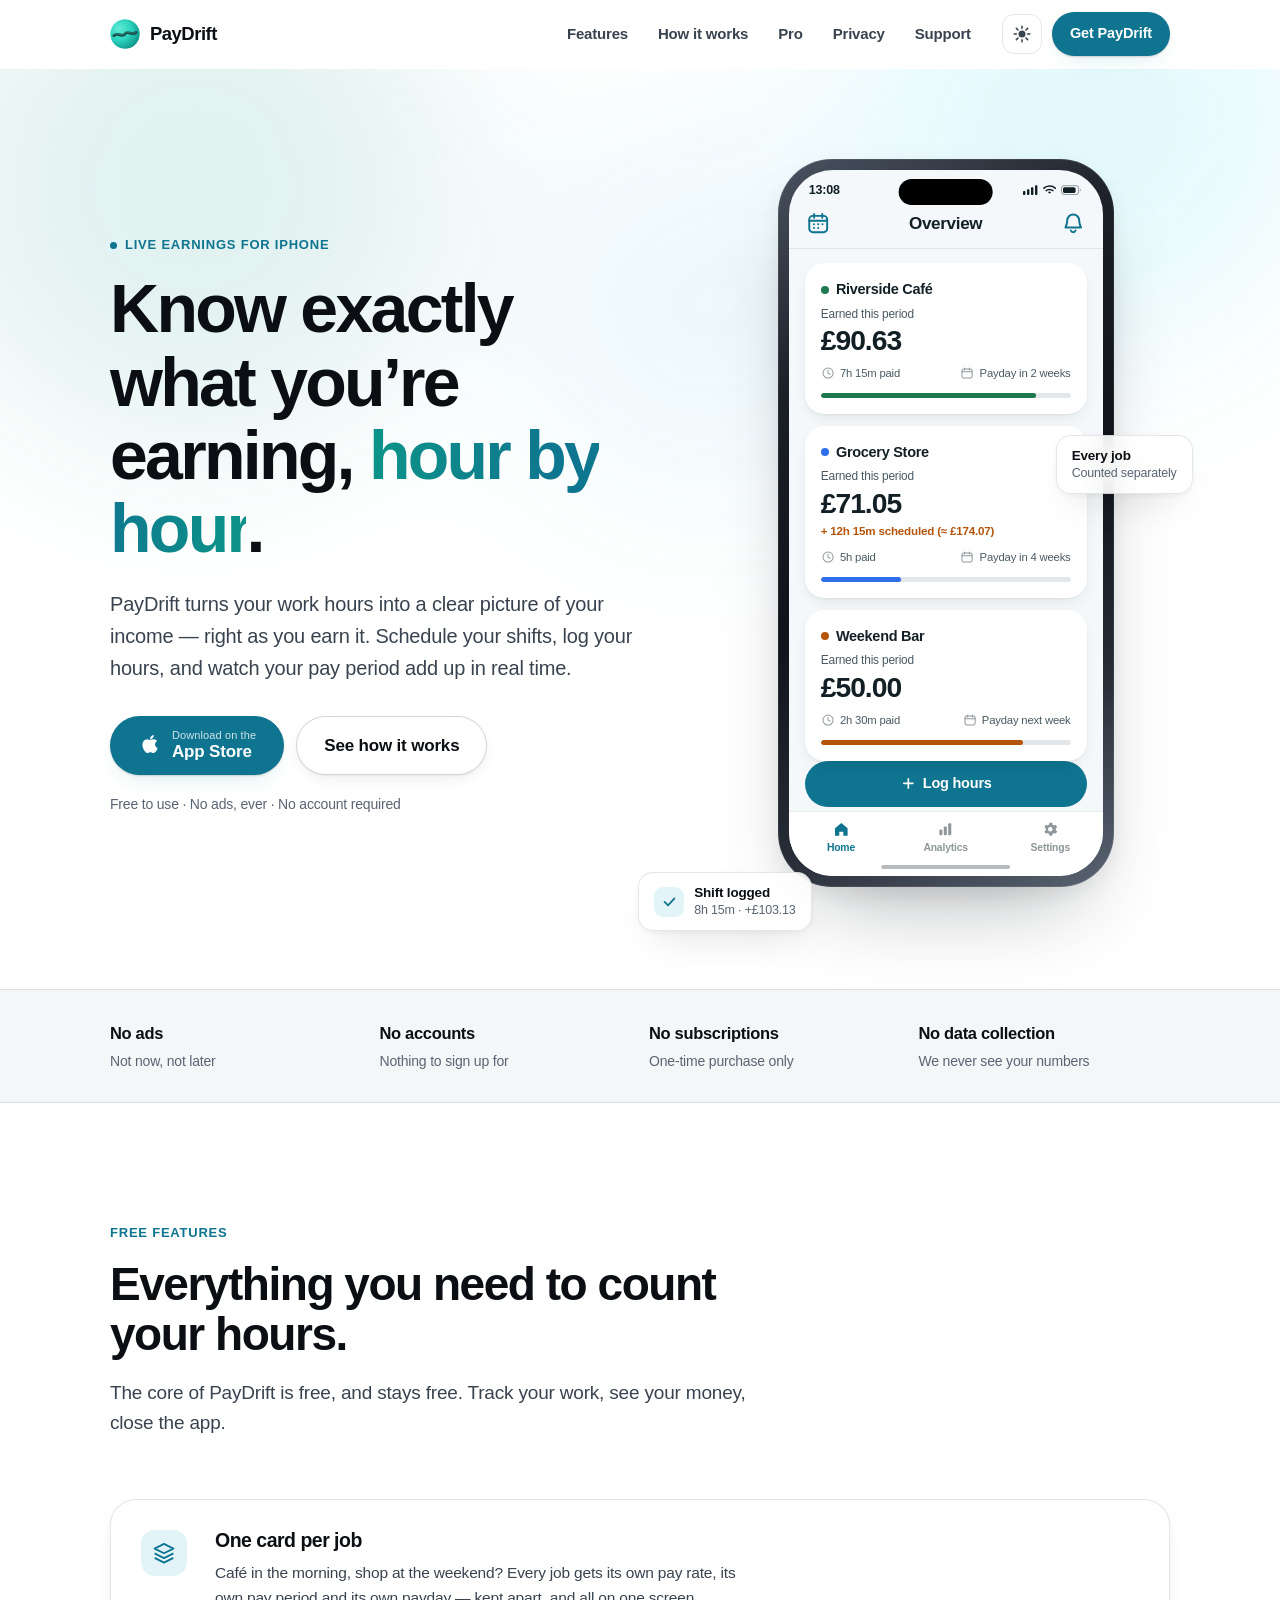
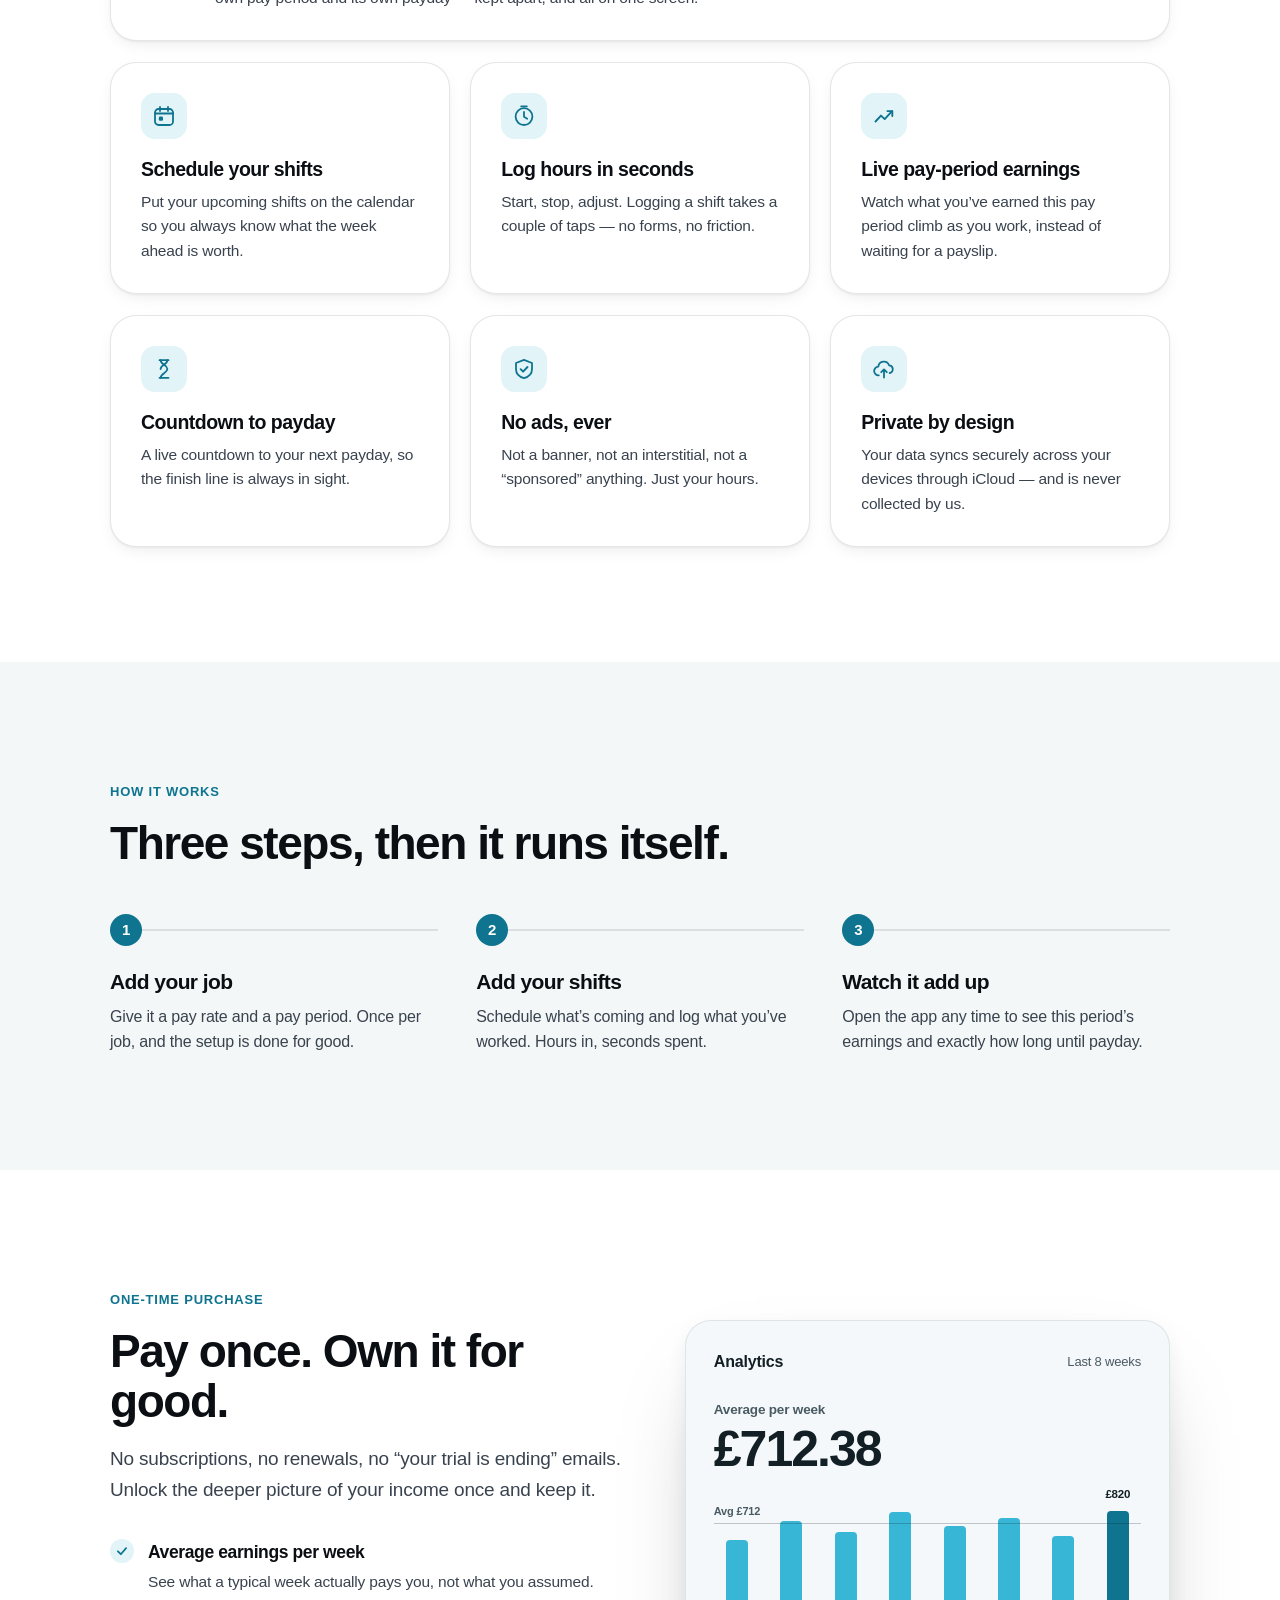
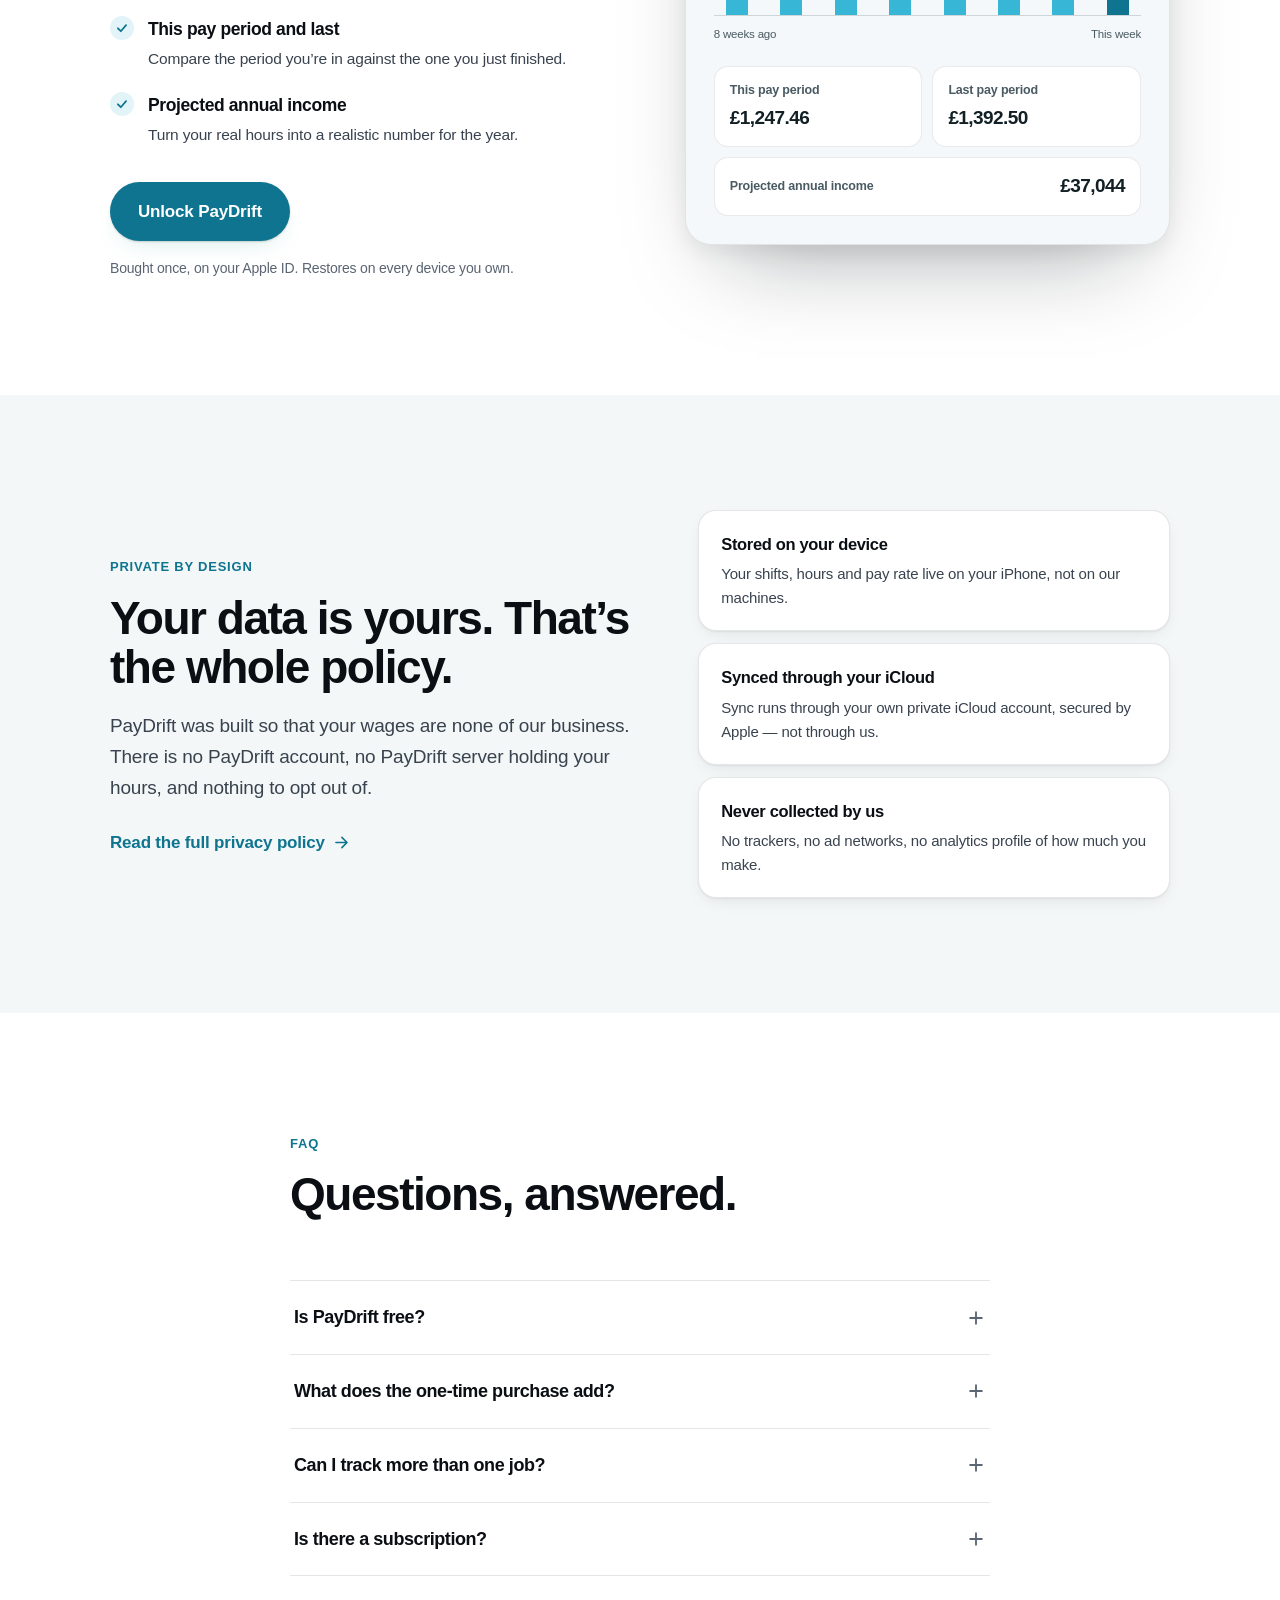
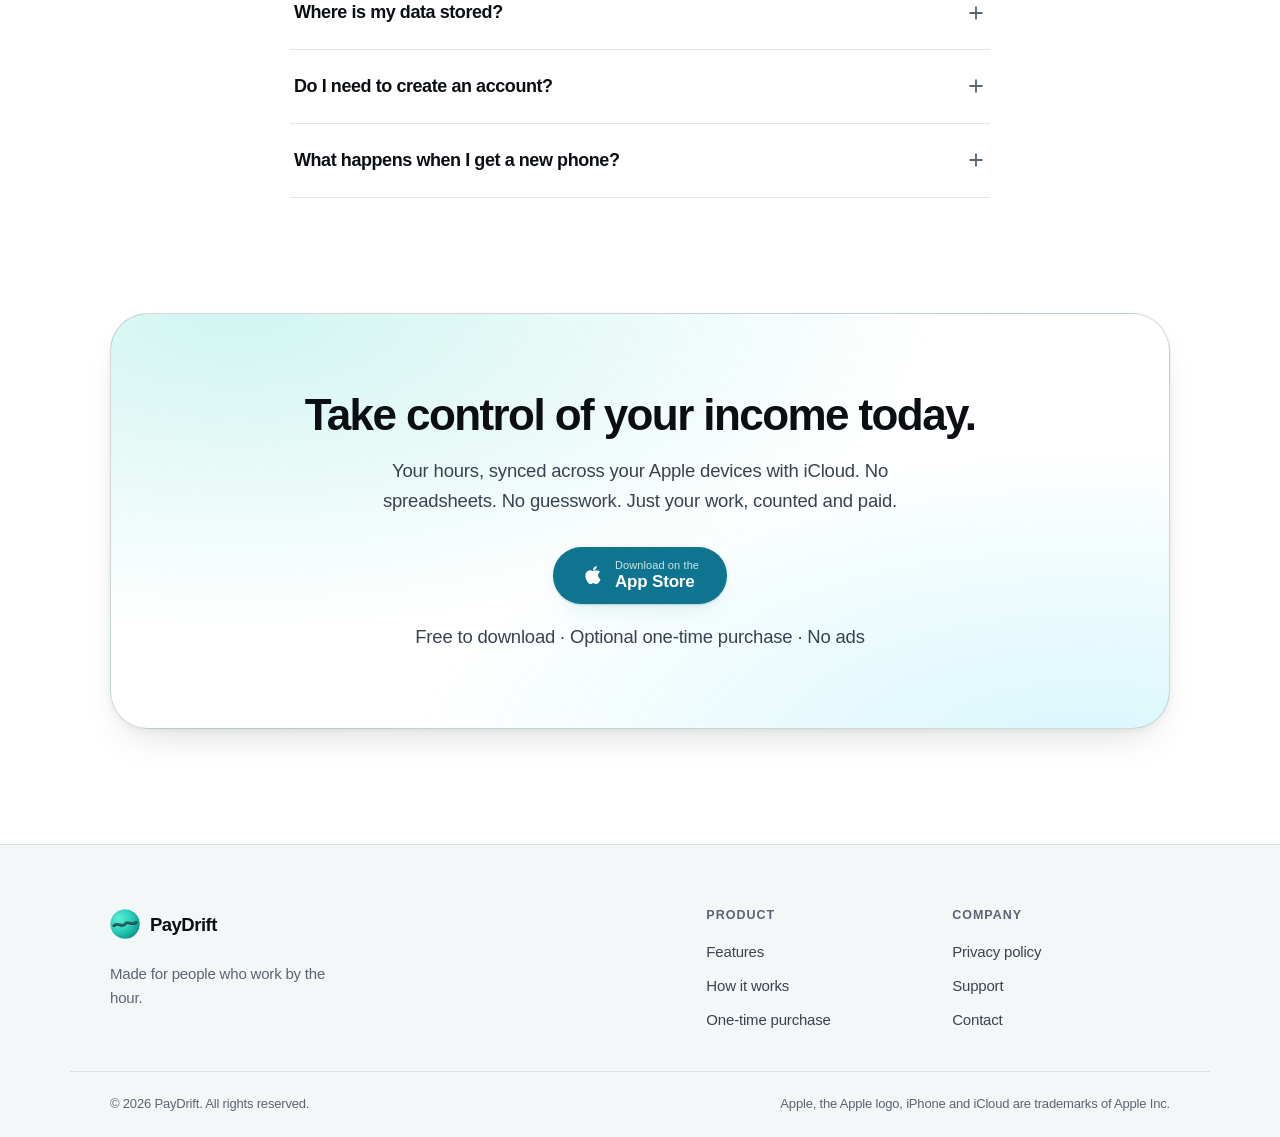
<file: index.html>
<!DOCTYPE html>
<html lang="en">
<head>
<meta charset="utf-8">
<meta name="viewport" content="width=device-width, initial-scale=1">
<title>PayDrift — Know exactly what you're earning, hour by hour</title>
<meta name="description" content="PayDrift turns your work hours into a clear picture of your income, right as you earn it. Schedule shifts, log hours, and watch your pay period add up in real time. Private by design, synced with iCloud.">
<link rel="canonical" href="https://denysz07.github.io/PayDrift/">

<meta property="og:type" content="website">
<meta property="og:site_name" content="PayDrift">
<meta property="og:title" content="PayDrift — Know exactly what you're earning, hour by hour">
<meta property="og:description" content="Schedule your shifts, track your hours, and watch your earnings for the current pay period add up in real time. No ads. No subscriptions. Private by design.">
<meta property="og:url" content="https://denysz07.github.io/PayDrift/">
<meta property="og:image" content="https://denysz07.github.io/PayDrift/assets/img/og.png">
<meta property="og:image:width" content="1200">
<meta property="og:image:height" content="630">
<meta name="twitter:card" content="summary_large_image">
<meta name="twitter:title" content="PayDrift — Know exactly what you're earning, hour by hour">
<meta name="twitter:description" content="Live pay-period earnings, a countdown to payday, and your data kept yours.">
<meta name="twitter:image" content="https://denysz07.github.io/PayDrift/assets/img/og.png">

<meta name="theme-color" content="#ffffff" media="(prefers-color-scheme: light)">
<meta name="theme-color" content="#08090c" media="(prefers-color-scheme: dark)">
<meta name="color-scheme" content="light dark">

<link rel="icon" href="assets/img/favicon.svg" type="image/svg+xml">
<link rel="apple-touch-icon" href="assets/img/app-icon.svg">
<link rel="stylesheet" href="assets/css/style.css">
<script>document.documentElement.classList.add('js');</script>

<script type="application/ld+json">
{
  "@context": "https://schema.org",
  "@type": "SoftwareApplication",
  "name": "PayDrift",
  "applicationCategory": "FinanceApplication",
  "operatingSystem": "iOS",
  "description": "A wage tracker that turns your work hours into a clear picture of your income. Schedule shifts, log hours, see live earnings for the current pay period, and count down to payday.",
  "url": "https://denysz07.github.io/PayDrift/",
  "offers": {
    "@type": "Offer",
    "price": "0",
    "priceCurrency": "USD",
    "description": "Free to use, with an optional one-time purchase for advanced insights."
  }
}
</script>
</head>
<body>
<a class="skip-link" href="#main">Skip to content</a>

<header class="site-header" id="siteHeader">
  <div class="container site-header__inner">
    <a class="brand" href="index.html" aria-label="PayDrift home">
      <img class="brand__mark" src="assets/img/logo.svg" alt="" width="30" height="30">
      <span class="brand__name">PayDrift</span>
    </a>

    <nav class="site-nav" id="siteNav" aria-label="Primary">
      <a href="#features">Features</a>
      <a href="#how">How it works</a>
      <a href="#pro">Pro</a>
      <a href="#privacy">Privacy</a>
      <a href="support.html">Support</a>
    </nav>

    <div class="site-header__actions">
      <button class="icon-btn" id="themeToggle" type="button" aria-label="Switch color theme" title="Switch color theme">
        <svg class="icon-btn__sun" viewBox="0 0 24 24" aria-hidden="true" focusable="false">
          <circle cx="12" cy="12" r="4.2" fill="currentColor"/>
          <g stroke="currentColor" stroke-width="1.9" stroke-linecap="round">
            <path d="M12 2.6v2.6M12 18.8v2.6M2.6 12h2.6M18.8 12h2.6M5.3 5.3l1.9 1.9M16.8 16.8l1.9 1.9M18.7 5.3l-1.9 1.9M7.2 16.8l-1.9 1.9"/>
          </g>
        </svg>
        <svg class="icon-btn__moon" viewBox="0 0 24 24" aria-hidden="true" focusable="false">
          <path d="M20.4 14.6A8.6 8.6 0 0 1 9.4 3.6a8.8 8.8 0 1 0 11 11Z" fill="currentColor"/>
        </svg>
      </button>
      <a class="btn btn--primary btn--sm site-header__cta" href="#get">Get PayDrift</a>
      <button class="icon-btn nav-toggle" id="navToggle" type="button" aria-label="Open menu" aria-expanded="false" aria-controls="siteNav">
        <svg viewBox="0 0 24 24" aria-hidden="true" focusable="false">
          <path d="M4 7h16M4 12h16M4 17h16" stroke="currentColor" stroke-width="2" stroke-linecap="round" fill="none"/>
        </svg>
      </button>
    </div>
  </div>
</header>

<main id="main">

  <!-- ============ HERO ============ -->
  <section class="hero">
    <div class="aurora" aria-hidden="true"><span></span><span></span><span></span></div>
    <div class="container hero__inner">
      <div class="hero__copy">
        <p class="eyebrow"><span class="dot" aria-hidden="true"></span> Live earnings for iPhone</p>
        <h1 class="hero__title">Know exactly what you&rsquo;re earning, <span class="grad">hour by hour</span>.</h1>
        <p class="hero__lead">
          PayDrift turns your work hours into a clear picture of your income &mdash; right as you earn it.
          Schedule your shifts, log your hours, and watch your pay period add up in real time.
        </p>
        <div class="hero__cta">
          <!-- TODO: replace href with your App Store listing URL -->
          <a class="btn btn--primary btn--lg appstore" href="https://apps.apple.com/app/paydrift-wage-shift-tracker/id6794488354">
            <svg class="appstore__glyph" viewBox="0 0 24 24" aria-hidden="true" focusable="false">
              <path d="M17.05 20.28c-.98.95-2.05.8-3.08.35-1.09-.46-2.09-.48-3.24 0-1.44.62-2.2.44-3.06-.35C2.79 15.25 3.51 7.59 9.05 7.31c1.35.07 2.29.74 3.08.8 1.18-.24 2.31-.93 3.57-.84 1.51.12 2.65.72 3.4 1.8-3.12 1.87-2.38 5.98.48 7.13-.57 1.5-1.31 2.99-2.54 4.09zM12.03 7.25c-.15-2.23 1.66-4.07 3.74-4.25.29 2.58-2.34 4.5-3.74 4.25z" fill="currentColor"/>
            </svg>
            <span class="appstore__text"><small>Download on the</small>App Store</span>
          </a>
          <a class="btn btn--ghost btn--lg" href="#how">See how it works</a>
        </div>
        <p class="hero__note">Free to use &middot; No ads, ever &middot; No account required</p>
      </div>

      <div class="hero__art">
        <div class="device" role="img" aria-label="The PayDrift Overview screen, with one card per job: Riverside Café showing £90.63 earned this period, 7 hours 15 minutes paid and payday in 2 weeks; Grocery Store showing £71.05 with a further 12 hours 15 minutes scheduled, worth about £174.07; and Weekend Bar showing £50.00. Below them sit a Log hours button and the Home, Analytics and Settings tabs.">
          <div class="device__frame">
            <div class="device__screen">
              <div class="statusbar">
                <span class="statusbar__time">13:08</span>
                <span class="statusbar__icons">
                  <svg viewBox="0 0 18 12" aria-hidden="true"><rect x="0" y="7" width="3" height="5" rx="1"/><rect x="5" y="5" width="3" height="7" rx="1"/><rect x="10" y="2.5" width="3" height="9.5" rx="1"/><rect x="15" y="0" width="3" height="12" rx="1"/></svg>
                  <svg viewBox="0 0 16 12" aria-hidden="true"><path d="M8 10.4 6.1 8.5a2.7 2.7 0 0 1 3.8 0Zm0-4.2a5.7 5.7 0 0 0-4 1.6L2.6 6.4a7.7 7.7 0 0 1 10.8 0L12 7.8a5.7 5.7 0 0 0-4-1.6Zm0-4.2a9.7 9.7 0 0 0-6.9 2.8L-.3 3.4a11.7 11.7 0 0 1 16.6 0l-1.4 1.4A9.7 9.7 0 0 0 8 2Z"/></svg>
                  <svg viewBox="0 0 26 12" aria-hidden="true"><rect x="0.6" y="0.6" width="21" height="10.8" rx="3.2" fill="none" stroke="currentColor" stroke-opacity=".45" stroke-width="1.2"/><rect x="2.4" y="2.4" width="15.4" height="7.2" rx="2"/><path d="M23.4 4.2v3.6a2.4 2.4 0 0 0 0-3.6Z" fill-opacity=".5"/></svg>
                </span>
              </div>

              <div class="appbar">
                <svg viewBox="0 0 24 24" aria-hidden="true"><rect x="3.2" y="4.8" width="17.6" height="16" rx="3.4" fill="none" stroke="currentColor" stroke-width="1.9"/><path d="M3.2 9.6h17.6M8 3v3.6M16 3v3.6" fill="none" stroke="currentColor" stroke-width="1.9" stroke-linecap="round"/><g fill="currentColor"><circle cx="7.8" cy="13" r="1"/><circle cx="12" cy="13" r="1"/><circle cx="16.2" cy="13" r="1"/><circle cx="7.8" cy="16.8" r="1"/><circle cx="12" cy="16.8" r="1"/></g></svg>
                <span class="appbar__title">Overview</span>
                <svg class="appbar__end" viewBox="0 0 24 24" aria-hidden="true"><path d="M12 3.4a5.9 5.9 0 0 0-5.9 5.9c0 4.6-1.7 5.5-1.7 6.9h15.2c0-1.4-1.7-2.3-1.7-6.9A5.9 5.9 0 0 0 12 3.4Z" fill="none" stroke="currentColor" stroke-width="1.9" stroke-linejoin="round"/><path d="M9.7 19.2a2.4 2.4 0 0 0 4.6 0" fill="none" stroke="currentColor" stroke-width="1.9" stroke-linecap="round"/></svg>
              </div>

              <div class="feed">
                <article class="job job--green">
                  <p class="job__name"><span class="job__dot"></span>Riverside Café</p>
                  <p class="job__label">Earned this period</p>
                  <p class="job__amount">£<span id="jobAmount">90.63</span></p>
                  <p class="job__meta">
                    <span>
                      <svg viewBox="0 0 24 24" aria-hidden="true"><circle cx="12" cy="12" r="8.6" fill="none" stroke="currentColor" stroke-width="1.7"/><path d="M12 7.2V12l3.2 2" fill="none" stroke="currentColor" stroke-width="1.7" stroke-linecap="round" stroke-linejoin="round"/></svg>
                      <span><span id="jobHours">7h 15m</span> paid</span>
                    </span>
                    <span>
                      <svg viewBox="0 0 24 24" aria-hidden="true"><rect x="3.4" y="5" width="17.2" height="15.6" rx="3.2" fill="none" stroke="currentColor" stroke-width="1.7"/><path d="M3.4 9.6h17.2M8 3.2v3.4M16 3.2v3.4" fill="none" stroke="currentColor" stroke-width="1.7" stroke-linecap="round"/></svg>
                      Payday in 2 weeks
                    </span>
                  </p>
                  <span class="job__bar"><i style="width:86%"></i></span>
                </article>

                <article class="job job--blue">
                  <p class="job__name"><span class="job__dot"></span>Grocery Store</p>
                  <p class="job__label">Earned this period</p>
                  <p class="job__amount">£71.05</p>
                  <p class="job__sched">+ 12h 15m scheduled (&asymp; £174.07)</p>
                  <p class="job__meta">
                    <span>
                      <svg viewBox="0 0 24 24" aria-hidden="true"><circle cx="12" cy="12" r="8.6" fill="none" stroke="currentColor" stroke-width="1.7"/><path d="M12 7.2V12l3.2 2" fill="none" stroke="currentColor" stroke-width="1.7" stroke-linecap="round" stroke-linejoin="round"/></svg>
                      5h paid
                    </span>
                    <span>
                      <svg viewBox="0 0 24 24" aria-hidden="true"><rect x="3.4" y="5" width="17.2" height="15.6" rx="3.2" fill="none" stroke="currentColor" stroke-width="1.7"/><path d="M3.4 9.6h17.2M8 3.2v3.4M16 3.2v3.4" fill="none" stroke="currentColor" stroke-width="1.7" stroke-linecap="round"/></svg>
                      Payday in 4 weeks
                    </span>
                  </p>
                  <span class="job__bar"><i style="width:32%"></i></span>
                </article>

                <article class="job job--orange">
                  <p class="job__name"><span class="job__dot"></span>Weekend Bar</p>
                  <p class="job__label">Earned this period</p>
                  <p class="job__amount">£50.00</p>
                  <p class="job__meta">
                    <span>
                      <svg viewBox="0 0 24 24" aria-hidden="true"><circle cx="12" cy="12" r="8.6" fill="none" stroke="currentColor" stroke-width="1.7"/><path d="M12 7.2V12l3.2 2" fill="none" stroke="currentColor" stroke-width="1.7" stroke-linecap="round" stroke-linejoin="round"/></svg>
                      2h 30m paid
                    </span>
                    <span>
                      <svg viewBox="0 0 24 24" aria-hidden="true"><rect x="3.4" y="5" width="17.2" height="15.6" rx="3.2" fill="none" stroke="currentColor" stroke-width="1.7"/><path d="M3.4 9.6h17.2M8 3.2v3.4M16 3.2v3.4" fill="none" stroke="currentColor" stroke-width="1.7" stroke-linecap="round"/></svg>
                      Payday next week
                    </span>
                  </p>
                  <span class="job__bar"><i style="width:81%"></i></span>
                </article>
              </div>

              <div class="applog">
                <span>
                  <svg viewBox="0 0 24 24" aria-hidden="true"><path d="M12 5.4v13.2M5.4 12h13.2" fill="none" stroke="currentColor" stroke-width="2.4" stroke-linecap="round"/></svg>
                  Log hours
                </span>
              </div>

              <nav class="tabbar">
                <span class="is-on">
                  <svg viewBox="0 0 24 24" aria-hidden="true"><path d="M12 2.8 2.9 10.3v10.9h6.2v-5.6h5.8v5.6h6.2V10.3Z" fill="currentColor"/></svg>
                  Home
                </span>
                <span>
                  <svg viewBox="0 0 24 24" aria-hidden="true"><g fill="currentColor"><rect x="3.4" y="12.4" width="4.4" height="8.2" rx="1.4"/><rect x="9.8" y="7.8" width="4.4" height="12.8" rx="1.4"/><rect x="16.2" y="3.4" width="4.4" height="17.2" rx="1.4"/></g></svg>
                  Analytics
                </span>
                <span>
                  <svg viewBox="0 0 24 24" aria-hidden="true"><path d="M20 12a8 8 0 0 0-.13-1.4l2.06-1.6-2-3.46-2.44 1a8 8 0 0 0-2.42-1.4L14.7 2.6h-4l-.37 2.54a8 8 0 0 0-2.42 1.4l-2.44-1-2 3.46 2.06 1.6a8 8 0 0 0 0 2.8l-2.06 1.6 2 3.46 2.44-1a8 8 0 0 0 2.42 1.4l.37 2.54h4l.37-2.54a8 8 0 0 0 2.42-1.4l2.44 1 2-3.46-2.06-1.6c.09-.46.13-.93.13-1.4Zm-8 3.3A3.3 3.3 0 1 1 15.3 12 3.3 3.3 0 0 1 12 15.3Z" fill="currentColor"/></svg>
                  Settings
                </span>
              </nav>
            </div>
          </div>

          <div class="float float--a" aria-hidden="true">
            <span class="float__icon">
              <svg viewBox="0 0 24 24"><path d="M5 12.5 10 17.5 19 7.5" fill="none" stroke="currentColor" stroke-width="2.4" stroke-linecap="round" stroke-linejoin="round"/></svg>
            </span>
            <span class="float__text"><b>Shift logged</b>8h 15m &middot; +£103.13</span>
          </div>
          <div class="float float--b" aria-hidden="true">
            <span class="float__text"><b>Every job</b>Counted separately</span>
          </div>
        </div>
      </div>
    </div>
  </section>

  <!-- ============ TRUST STRIP ============ -->
  <section class="strip" aria-label="What PayDrift promises">
    <div class="container strip__inner">
      <p><b>No ads</b><span>Not now, not later</span></p>
      <p><b>No accounts</b><span>Nothing to sign up for</span></p>
      <p><b>No subscriptions</b><span>One-time purchase only</span></p>
      <p><b>No data collection</b><span>We never see your numbers</span></p>
    </div>
  </section>

  <!-- ============ FEATURES ============ -->
  <section class="section" id="features">
    <div class="container">
      <header class="section__head reveal">
        <p class="eyebrow">Free features</p>
        <h2 class="section__title">Everything you need to count your hours.</h2>
        <p class="section__lead">The core of PayDrift is free, and stays free. Track your work, see your money, close the app.</p>
      </header>

      <div class="cards">
        <article class="card card--wide reveal">
          <span class="card__icon">
            <svg viewBox="0 0 24 24" aria-hidden="true"><path d="M12 2.9 21.4 7.6 12 12.3 2.6 7.6Z" fill="none" stroke="currentColor" stroke-width="1.8" stroke-linejoin="round"/><path d="M2.6 12.4 12 17.1l9.4-4.7M2.6 16.9 12 21.6l9.4-4.7" fill="none" stroke="currentColor" stroke-width="1.8" stroke-linejoin="round"/></svg>
          </span>
          <div>
            <h3>One card per job</h3>
            <p>Café in the morning, shop at the weekend? Every job gets its own pay rate, its own pay period and its
            own payday &mdash; kept apart, and all on one screen.</p>
          </div>
        </article>

        <article class="card reveal">
          <span class="card__icon">
            <svg viewBox="0 0 24 24" aria-hidden="true"><rect x="3" y="5" width="18" height="16" rx="3.5" fill="none" stroke="currentColor" stroke-width="1.8"/><path d="M3 9.5h18M8 3v4M16 3v4" fill="none" stroke="currentColor" stroke-width="1.8" stroke-linecap="round"/><rect x="6.8" y="12.6" width="4.2" height="4.2" rx="1.3" fill="currentColor"/></svg>
          </span>
          <h3>Schedule your shifts</h3>
          <p>Put your upcoming shifts on the calendar so you always know what the week ahead is worth.</p>
        </article>

        <article class="card reveal">
          <span class="card__icon">
            <svg viewBox="0 0 24 24" aria-hidden="true"><circle cx="12" cy="12.6" r="8.4" fill="none" stroke="currentColor" stroke-width="1.8"/><path d="M12 7.9v4.9l3.2 2" fill="none" stroke="currentColor" stroke-width="1.8" stroke-linecap="round" stroke-linejoin="round"/><path d="M9.2 2.4h5.6" stroke="currentColor" stroke-width="1.8" stroke-linecap="round"/></svg>
          </span>
          <h3>Log hours in seconds</h3>
          <p>Start, stop, adjust. Logging a shift takes a couple of taps &mdash; no forms, no friction.</p>
        </article>

        <article class="card reveal">
          <span class="card__icon">
            <svg viewBox="0 0 24 24" aria-hidden="true"><path d="M3.5 17.5 9 11.6l3.7 3.5 7.3-8" fill="none" stroke="currentColor" stroke-width="1.9" stroke-linecap="round" stroke-linejoin="round"/><path d="M15.4 7.1h4.9V12" fill="none" stroke="currentColor" stroke-width="1.9" stroke-linecap="round" stroke-linejoin="round"/></svg>
          </span>
          <h3>Live pay-period earnings</h3>
          <p>Watch what you&rsquo;ve earned this pay period climb as you work, instead of waiting for a payslip.</p>
        </article>

        <article class="card reveal">
          <span class="card__icon">
            <svg viewBox="0 0 24 24" aria-hidden="true"><path d="M7.5 3.2h9M7.5 20.8h9" stroke="currentColor" stroke-width="1.8" stroke-linecap="round"/><path d="M8.6 3.2c0 4.3 6.8 4.9 6.8 8.8s-6.8 4.5-6.8 8.8" fill="none" stroke="currentColor" stroke-width="1.8" stroke-linecap="round"/><path d="M15.4 3.2c0 4.3-6.8 4.9-6.8 8.8" fill="none" stroke="currentColor" stroke-width="1.8" stroke-linecap="round"/></svg>
          </span>
          <h3>Countdown to payday</h3>
          <p>A live countdown to your next payday, so the finish line is always in sight.</p>
        </article>

        <article class="card reveal">
          <span class="card__icon">
            <svg viewBox="0 0 24 24" aria-hidden="true"><path d="M12 2.9 20 6v6.1c0 4.6-3.2 7.9-8 9.1-4.8-1.2-8-4.5-8-9.1V6Z" fill="none" stroke="currentColor" stroke-width="1.8" stroke-linejoin="round"/><path d="M8.6 12.2l2.5 2.5 4.4-4.7" fill="none" stroke="currentColor" stroke-width="1.9" stroke-linecap="round" stroke-linejoin="round"/></svg>
          </span>
          <h3>No ads, ever</h3>
          <p>Not a banner, not an interstitial, not a &ldquo;sponsored&rdquo; anything. Just your hours.</p>
        </article>

        <article class="card reveal">
          <span class="card__icon">
            <svg viewBox="0 0 24 24" aria-hidden="true"><path d="M6.8 18.4a4.4 4.4 0 0 1-.5-8.8 5.6 5.6 0 0 1 10.8-1.3 3.9 3.9 0 0 1 .6 7.7" fill="none" stroke="currentColor" stroke-width="1.8" stroke-linecap="round" stroke-linejoin="round"/><path d="M12 12.4v8.2M9.2 15.2 12 12.4l2.8 2.8" fill="none" stroke="currentColor" stroke-width="1.8" stroke-linecap="round" stroke-linejoin="round"/></svg>
          </span>
          <h3>Private by design</h3>
          <p>Your data syncs securely across your devices through iCloud &mdash; and is never collected by us.</p>
        </article>
      </div>
    </div>
  </section>

  <!-- ============ HOW IT WORKS ============ -->
  <section class="section section--alt" id="how">
    <div class="container">
      <header class="section__head reveal">
        <p class="eyebrow">How it works</p>
        <h2 class="section__title">Three steps, then it runs itself.</h2>
      </header>

      <ol class="steps">
        <li class="step reveal">
          <span class="step__num">1</span>
          <h3>Add your job</h3>
          <p>Give it a pay rate and a pay period. Once per job, and the setup is done for good.</p>
        </li>
        <li class="step reveal">
          <span class="step__num">2</span>
          <h3>Add your shifts</h3>
          <p>Schedule what&rsquo;s coming and log what you&rsquo;ve worked. Hours in, seconds spent.</p>
        </li>
        <li class="step reveal">
          <span class="step__num">3</span>
          <h3>Watch it add up</h3>
          <p>Open the app any time to see this period&rsquo;s earnings and exactly how long until payday.</p>
        </li>
      </ol>
    </div>
  </section>

  <!-- ============ PRO ============ -->
  <section class="section" id="pro">
    <div class="container pro">
      <div class="pro__copy reveal">
        <p class="eyebrow">One-time purchase</p>
        <h2 class="section__title">Pay once. Own it for good.</h2>
        <p class="section__lead">
          No subscriptions, no renewals, no &ldquo;your trial is ending&rdquo; emails. Unlock the deeper picture of
          your income once and keep it.
        </p>

        <ul class="ticks">
          <li>
            <b>Average earnings per week</b>
            <span>See what a typical week actually pays you, not what you assumed.</span>
          </li>
          <li>
            <b>This pay period and last</b>
            <span>Compare the period you&rsquo;re in against the one you just finished.</span>
          </li>
          <li>
            <b>Projected annual income</b>
            <span>Turn your real hours into a realistic number for the year.</span>
          </li>
        </ul>

        <a class="btn btn--primary btn--lg" href="#get">Unlock PayDrift</a>
        <p class="pro__fineprint">Bought once, on your Apple ID. Restores on every device you own.</p>
      </div>

      <div class="pro__art reveal">
        <div class="panel" role="img" aria-label="PayDrift insights screen: average earnings of £712.38 per week; a bar chart of the last eight weeks reading £588, £742, £655, £810, £699, £764, £621 and £820 for the current week, with an average line at £712; earnings of £1,247.46 this pay period against £1,392.50 last pay period; and a projected annual income of £37,044.">
          <div class="panel__head">
            <span class="panel__title">Analytics</span>
            <span class="panel__meta">Last 8 weeks</span>
          </div>

          <p class="panel__label">Average per week</p>
          <p class="panel__hero">£712.38</p>

          <!-- Single series, magnitude over time: bars, one hue.
               Current week in the accent, prior weeks in the de-emphasis step of the same ramp.
               Only the current week is direct-labelled; the rest sit behind the hover value. -->
          <figure class="chart">
            <div class="chart__plot">
              <div class="chart__avg" style="bottom:79.2%"><span>Avg £712</span></div>
              <div class="bar" style="--h:65.3%"><span class="bar__fill"></span><span class="bar__tip">£588</span></div>
              <div class="bar" style="--h:82.4%"><span class="bar__fill"></span><span class="bar__tip">£742</span></div>
              <div class="bar" style="--h:72.8%"><span class="bar__fill"></span><span class="bar__tip">£655</span></div>
              <div class="bar" style="--h:90.0%"><span class="bar__fill"></span><span class="bar__tip">£810</span></div>
              <div class="bar" style="--h:77.7%"><span class="bar__fill"></span><span class="bar__tip">£699</span></div>
              <div class="bar" style="--h:84.9%"><span class="bar__fill"></span><span class="bar__tip">£764</span></div>
              <div class="bar" style="--h:69.0%"><span class="bar__fill"></span><span class="bar__tip">£621</span></div>
              <div class="bar bar--current" style="--h:91.1%"><span class="bar__fill"></span><span class="bar__tip">£820</span><span class="bar__label">£820</span></div>
            </div>
            <figcaption class="chart__axis"><span>8 weeks ago</span><span>This week</span></figcaption>
          </figure>

          <div class="tiles">
            <div class="tile">
              <span class="tile__label">This pay period</span>
              <span class="tile__value">£1,247.46</span>
            </div>
            <div class="tile">
              <span class="tile__label">Last pay period</span>
              <span class="tile__value">£1,392.50</span>
            </div>
            <div class="tile tile--wide">
              <span class="tile__label">Projected annual income</span>
              <span class="tile__value">£37,044</span>
            </div>
          </div>
        </div>
      </div>
    </div>
  </section>

  <!-- ============ PRIVACY ============ -->
  <section class="section section--alt" id="privacy">
    <div class="container">
      <div class="privacy reveal">
        <div class="privacy__copy">
          <p class="eyebrow">Private by design</p>
          <h2 class="section__title">Your data is yours. That&rsquo;s the whole policy.</h2>
          <p class="section__lead">
            PayDrift was built so that your wages are none of our business. There is no PayDrift account,
            no PayDrift server holding your hours, and nothing to opt out of.
          </p>
          <a class="link-arrow" href="privacy.html">Read the full privacy policy
            <svg viewBox="0 0 24 24" aria-hidden="true"><path d="M5 12h13M12.5 5.5 19 12l-6.5 6.5" fill="none" stroke="currentColor" stroke-width="2" stroke-linecap="round" stroke-linejoin="round"/></svg>
          </a>
        </div>

        <ul class="privacy__list">
          <li>
            <b>Stored on your device</b>
            <span>Your shifts, hours and pay rate live on your iPhone, not on our machines.</span>
          </li>
          <li>
            <b>Synced through your iCloud</b>
            <span>Sync runs through your own private iCloud account, secured by Apple &mdash; not through us.</span>
          </li>
          <li>
            <b>Never collected by us</b>
            <span>No trackers, no ad networks, no analytics profile of how much you make.</span>
          </li>
        </ul>
      </div>
    </div>
  </section>

  <!-- ============ FAQ ============ -->
  <section class="section" id="faq">
    <div class="container container--narrow">
      <header class="section__head reveal">
        <p class="eyebrow">FAQ</p>
        <h2 class="section__title">Questions, answered.</h2>
      </header>

      <div class="faq reveal">
        <details class="faq__item">
          <summary>Is PayDrift free?</summary>
          <div class="faq__body"><p>Yes. Scheduling and tracking shifts, logging hours, seeing your earnings for the current pay period and counting down to payday are all free, with no ads.</p></div>
        </details>
        <details class="faq__item">
          <summary>What does the one-time purchase add?</summary>
          <div class="faq__body"><p>Average earnings per week, a side-by-side look at this pay period and the last one, and a projected annual income based on what you actually work.</p></div>
        </details>
        <details class="faq__item">
          <summary>Can I track more than one job?</summary>
          <div class="faq__body"><p>Yes. Add as many jobs as you work. Each one keeps its own pay rate, pay period and payday, and gets its own card on the Overview screen &mdash; so nothing gets mixed together.</p></div>
        </details>
        <details class="faq__item">
          <summary>Is there a subscription?</summary>
          <div class="faq__body"><p>No. PayDrift is a single one-time purchase. You pay once and it&rsquo;s yours, including on the other Apple devices signed in to the same Apple ID.</p></div>
        </details>
        <details class="faq__item">
          <summary>Where is my data stored?</summary>
          <div class="faq__body"><p>On your device, and in your own private iCloud so it stays in step across your Apple devices. PayDrift has no server of its own and never collects your data.</p></div>
        </details>
        <details class="faq__item">
          <summary>Do I need to create an account?</summary>
          <div class="faq__body"><p>No. There is nothing to sign up for. If you&rsquo;re signed in to iCloud, sync just works; if you&rsquo;re not, PayDrift keeps everything locally on your device.</p></div>
        </details>
        <details class="faq__item">
          <summary>What happens when I get a new phone?</summary>
          <div class="faq__body"><p>Sign in to the same iCloud account, install PayDrift, and your shifts and hours come back with it. Your purchase restores from the App Store at no extra cost.</p></div>
        </details>
      </div>
    </div>
  </section>

  <!-- ============ FINAL CTA ============ -->
  <section class="cta" id="get">
    <div class="container">
      <div class="cta__box reveal">
        <h2>Take control of your income today.</h2>
        <p>Your hours, synced across your Apple devices with iCloud. No spreadsheets. No guesswork. Just your work, counted and paid.</p>
        <div class="cta__actions">
          <!-- TODO: replace href with your App Store listing URL -->
          <a class="btn btn--primary btn--lg appstore" href="https://apps.apple.com/app/paydrift">
            <svg class="appstore__glyph" viewBox="0 0 24 24" aria-hidden="true" focusable="false">
              <path d="M17.05 20.28c-.98.95-2.05.8-3.08.35-1.09-.46-2.09-.48-3.24 0-1.44.62-2.2.44-3.06-.35C2.79 15.25 3.51 7.59 9.05 7.31c1.35.07 2.29.74 3.08.8 1.18-.24 2.31-.93 3.57-.84 1.51.12 2.65.72 3.4 1.8-3.12 1.87-2.38 5.98.48 7.13-.57 1.5-1.31 2.99-2.54 4.09zM12.03 7.25c-.15-2.23 1.66-4.07 3.74-4.25.29 2.58-2.34 4.5-3.74 4.25z" fill="currentColor"/>
            </svg>
            <span class="appstore__text"><small>Download on the</small>App Store</span>
          </a>
        </div>
        <p class="cta__fine">Free to download &middot; Optional one-time purchase &middot; No ads</p>
      </div>
    </div>
  </section>
</main>

<footer class="site-footer">
  <div class="container site-footer__inner">
    <div class="site-footer__brand">
      <a class="brand" href="index.html" aria-label="PayDrift home">
        <img class="brand__mark" src="assets/img/logo.svg" alt="" width="30" height="30">
        <span class="brand__name">PayDrift</span>
      </a>
      <p>Made for people who work by the hour.</p>
    </div>
    <nav class="site-footer__nav" aria-label="Footer">
      <div>
        <h3>Product</h3>
        <a href="#features">Features</a>
        <a href="#how">How it works</a>
        <a href="#pro">One-time purchase</a>
      </div>
      <div>
        <h3>Company</h3>
        <a href="privacy.html">Privacy policy</a>
        <a href="support.html">Support</a>
        <a href="mailto:support@paydrift.app">Contact</a>
      </div>
    </nav>
  </div>
  <div class="container site-footer__legal">
    <p>&copy; <span id="year">2026</span> PayDrift. All rights reserved.</p>
    <p>Apple, the Apple logo, iPhone and iCloud are trademarks of Apple Inc.</p>
  </div>
</footer>

<script src="assets/js/main.js"></script>
</body>
</html>
</file>
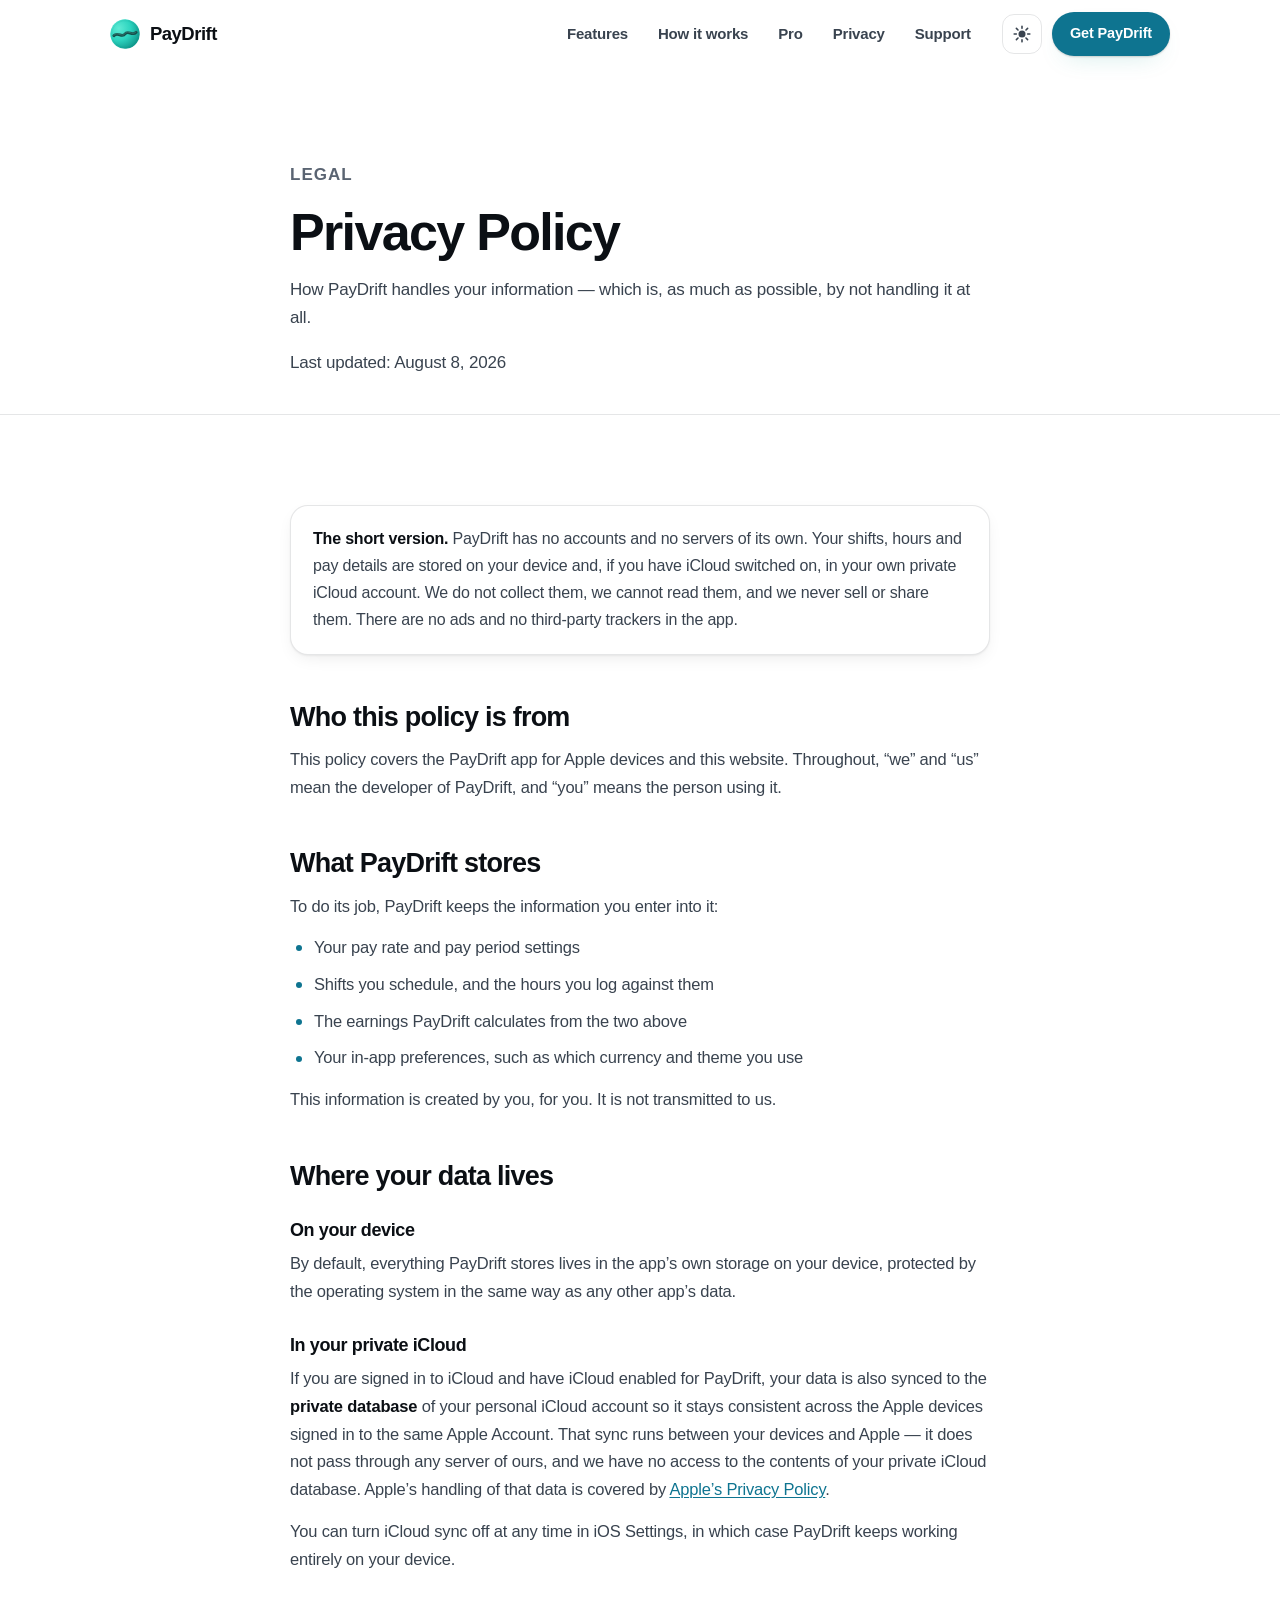
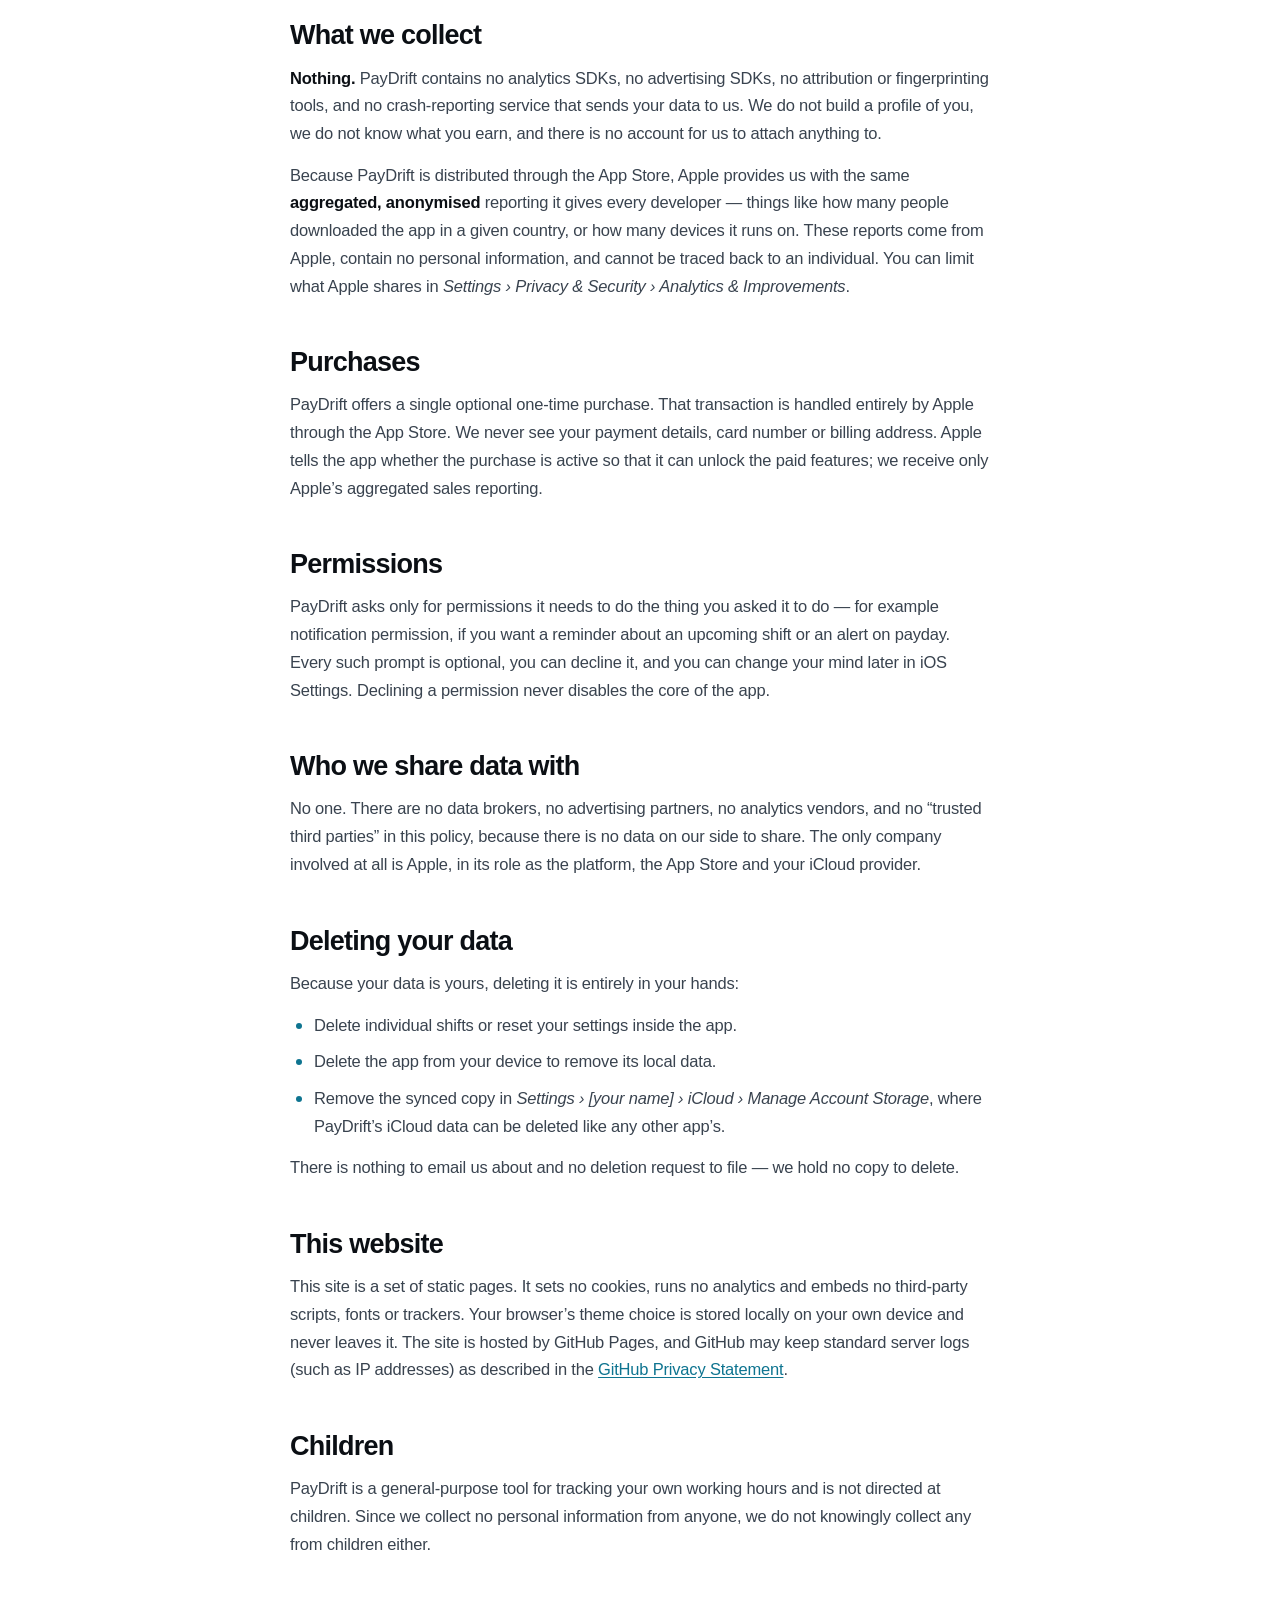
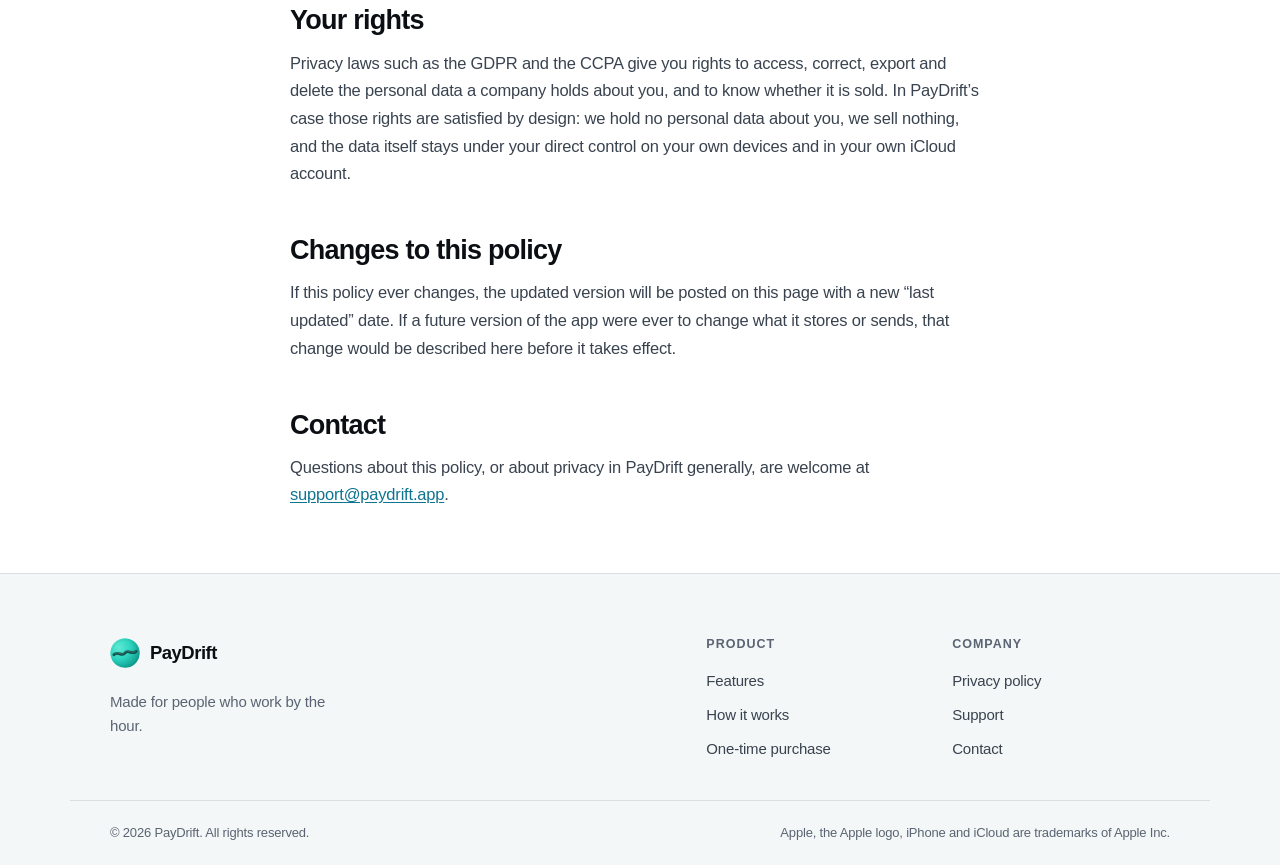
<file: privacy.html>
<!DOCTYPE html>
<html lang="en">
<head>
<meta charset="utf-8">
<meta name="viewport" content="width=device-width, initial-scale=1">
<title>Privacy Policy — PayDrift</title>
<meta name="description" content="PayDrift's privacy policy. Your shifts, hours and pay stay on your device and in your own private iCloud. We don't collect, sell or see your data.">
<link rel="canonical" href="https://denysz07.github.io/PayDrift/privacy.html">
<meta name="robots" content="index, follow">

<meta property="og:type" content="article">
<meta property="og:site_name" content="PayDrift">
<meta property="og:title" content="Privacy Policy — PayDrift">
<meta property="og:description" content="Your shifts, hours and pay stay on your device and in your own private iCloud. We don't collect, sell or see your data.">
<meta property="og:url" content="https://denysz07.github.io/PayDrift/privacy.html">
<meta property="og:image" content="https://denysz07.github.io/PayDrift/assets/img/og.png">

<meta name="theme-color" content="#ffffff" media="(prefers-color-scheme: light)">
<meta name="theme-color" content="#08090c" media="(prefers-color-scheme: dark)">
<meta name="color-scheme" content="light dark">

<link rel="icon" href="assets/img/favicon.svg" type="image/svg+xml">
<link rel="apple-touch-icon" href="assets/img/app-icon.svg">
<link rel="stylesheet" href="assets/css/style.css">
<script>document.documentElement.classList.add('js');</script>
</head>
<body>
<a class="skip-link" href="#main">Skip to content</a>

<header class="site-header" id="siteHeader">
  <div class="container site-header__inner">
    <a class="brand" href="index.html" aria-label="PayDrift home">
      <img class="brand__mark" src="assets/img/logo.svg" alt="" width="30" height="30">
      <span class="brand__name">PayDrift</span>
    </a>

    <nav class="site-nav" id="siteNav" aria-label="Primary">
      <a href="index.html#features">Features</a>
      <a href="index.html#how">How it works</a>
      <a href="index.html#pro">Pro</a>
      <a href="privacy.html" aria-current="page">Privacy</a>
      <a href="support.html">Support</a>
    </nav>

    <div class="site-header__actions">
      <button class="icon-btn" id="themeToggle" type="button" aria-label="Switch color theme" title="Switch color theme">
        <svg class="icon-btn__sun" viewBox="0 0 24 24" aria-hidden="true" focusable="false">
          <circle cx="12" cy="12" r="4.2" fill="currentColor"/>
          <g stroke="currentColor" stroke-width="1.9" stroke-linecap="round">
            <path d="M12 2.6v2.6M12 18.8v2.6M2.6 12h2.6M18.8 12h2.6M5.3 5.3l1.9 1.9M16.8 16.8l1.9 1.9M18.7 5.3l-1.9 1.9M7.2 16.8l-1.9 1.9"/>
          </g>
        </svg>
        <svg class="icon-btn__moon" viewBox="0 0 24 24" aria-hidden="true" focusable="false">
          <path d="M20.4 14.6A8.6 8.6 0 0 1 9.4 3.6a8.8 8.8 0 1 0 11 11Z" fill="currentColor"/>
        </svg>
      </button>
      <a class="btn btn--primary btn--sm site-header__cta" href="index.html#get">Get PayDrift</a>
      <button class="icon-btn nav-toggle" id="navToggle" type="button" aria-label="Open menu" aria-expanded="false" aria-controls="siteNav">
        <svg viewBox="0 0 24 24" aria-hidden="true" focusable="false">
          <path d="M4 7h16M4 12h16M4 17h16" stroke="currentColor" stroke-width="2" stroke-linecap="round" fill="none"/>
        </svg>
      </button>
    </div>
  </div>
</header>

<main id="main">
  <section class="page-hero">
    <div class="container container--narrow">
      <p class="eyebrow">Legal</p>
      <h1>Privacy Policy</h1>
      <p>How PayDrift handles your information &mdash; which is, as much as possible, by not handling it at all.</p>
      <p class="updated" style="margin-top:18px">Last updated: <time datetime="2026-08-08">August 8, 2026</time></p>
    </div>
  </section>

  <div class="prose">
    <div class="container container--narrow">

      <div class="callout">
        <p><strong>The short version.</strong> PayDrift has no accounts and no servers of its own. Your shifts, hours
        and pay details are stored on your device and, if you have iCloud switched on, in your own private iCloud
        account. We do not collect them, we cannot read them, and we never sell or share them. There are no ads and
        no third-party trackers in the app.</p>
      </div>

      <h2>Who this policy is from</h2>
      <p>This policy covers the PayDrift app for Apple devices and this website. Throughout, &ldquo;we&rdquo; and
      &ldquo;us&rdquo; mean the developer of PayDrift, and &ldquo;you&rdquo; means the person using it.</p>

      <h2>What PayDrift stores</h2>
      <p>To do its job, PayDrift keeps the information you enter into it:</p>
      <ul>
        <li>Your pay rate and pay period settings</li>
        <li>Shifts you schedule, and the hours you log against them</li>
        <li>The earnings PayDrift calculates from the two above</li>
        <li>Your in-app preferences, such as which currency and theme you use</li>
      </ul>
      <p>This information is created by you, for you. It is not transmitted to us.</p>

      <h2>Where your data lives</h2>
      <h3>On your device</h3>
      <p>By default, everything PayDrift stores lives in the app&rsquo;s own storage on your device, protected by
      the operating system in the same way as any other app&rsquo;s data.</p>

      <h3>In your private iCloud</h3>
      <p>If you are signed in to iCloud and have iCloud enabled for PayDrift, your data is also synced to the
      <strong>private database</strong> of your personal iCloud account so it stays consistent across the Apple
      devices signed in to the same Apple Account. That sync runs between your devices and Apple &mdash; it does not
      pass through any server of ours, and we have no access to the contents of your private iCloud database.
      Apple&rsquo;s handling of that data is covered by
      <a href="https://www.apple.com/legal/privacy/" rel="noopener">Apple&rsquo;s Privacy Policy</a>.</p>
      <p>You can turn iCloud sync off at any time in iOS Settings, in which case PayDrift keeps working entirely
      on your device.</p>

      <h2>What we collect</h2>
      <p><strong>Nothing.</strong> PayDrift contains no analytics SDKs, no advertising SDKs, no attribution or
      fingerprinting tools, and no crash-reporting service that sends your data to us. We do not build a profile of
      you, we do not know what you earn, and there is no account for us to attach anything to.</p>
      <p>Because PayDrift is distributed through the App Store, Apple provides us with the same
      <strong>aggregated, anonymised</strong> reporting it gives every developer &mdash; things like how many people
      downloaded the app in a given country, or how many devices it runs on. These reports come from Apple, contain
      no personal information, and cannot be traced back to an individual. You can limit what Apple shares in
      <em>Settings &rsaquo; Privacy &amp; Security &rsaquo; Analytics &amp; Improvements</em>.</p>

      <h2>Purchases</h2>
      <p>PayDrift offers a single optional one-time purchase. That transaction is handled entirely by Apple through
      the App Store. We never see your payment details, card number or billing address. Apple tells the app whether
      the purchase is active so that it can unlock the paid features; we receive only Apple&rsquo;s aggregated sales
      reporting.</p>

      <h2>Permissions</h2>
      <p>PayDrift asks only for permissions it needs to do the thing you asked it to do &mdash; for example
      notification permission, if you want a reminder about an upcoming shift or an alert on payday. Every such
      prompt is optional, you can decline it, and you can change your mind later in iOS Settings. Declining a
      permission never disables the core of the app.</p>

      <h2>Who we share data with</h2>
      <p>No one. There are no data brokers, no advertising partners, no analytics vendors, and no &ldquo;trusted
      third parties&rdquo; in this policy, because there is no data on our side to share. The only company involved
      at all is Apple, in its role as the platform, the App Store and your iCloud provider.</p>

      <h2>Deleting your data</h2>
      <p>Because your data is yours, deleting it is entirely in your hands:</p>
      <ul>
        <li>Delete individual shifts or reset your settings inside the app.</li>
        <li>Delete the app from your device to remove its local data.</li>
        <li>Remove the synced copy in <em>Settings &rsaquo; [your name] &rsaquo; iCloud &rsaquo; Manage Account
        Storage</em>, where PayDrift&rsquo;s iCloud data can be deleted like any other app&rsquo;s.</li>
      </ul>
      <p>There is nothing to email us about and no deletion request to file &mdash; we hold no copy to delete.</p>

      <h2>This website</h2>
      <p>This site is a set of static pages. It sets no cookies, runs no analytics and embeds no third-party
      scripts, fonts or trackers. Your browser&rsquo;s theme choice is stored locally on your own device and never
      leaves it. The site is hosted by GitHub Pages, and GitHub may keep standard server logs (such as IP addresses)
      as described in the <a href="https://docs.github.com/site-policy/privacy-policies/github-privacy-statement" rel="noopener">GitHub Privacy Statement</a>.</p>

      <h2>Children</h2>
      <p>PayDrift is a general-purpose tool for tracking your own working hours and is not directed at children.
      Since we collect no personal information from anyone, we do not knowingly collect any from children either.</p>

      <h2>Your rights</h2>
      <p>Privacy laws such as the GDPR and the CCPA give you rights to access, correct, export and delete the
      personal data a company holds about you, and to know whether it is sold. In PayDrift&rsquo;s case those rights
      are satisfied by design: we hold no personal data about you, we sell nothing, and the data itself stays under
      your direct control on your own devices and in your own iCloud account.</p>

      <h2>Changes to this policy</h2>
      <p>If this policy ever changes, the updated version will be posted on this page with a new
      &ldquo;last updated&rdquo; date. If a future version of the app were ever to change what it stores or sends,
      that change would be described here before it takes effect.</p>

      <h2>Contact</h2>
      <p>Questions about this policy, or about privacy in PayDrift generally, are welcome at
      <a href="mailto:support@paydrift.app">support@paydrift.app</a>.</p>

    </div>
  </div>
</main>

<footer class="site-footer">
  <div class="container site-footer__inner">
    <div class="site-footer__brand">
      <a class="brand" href="index.html" aria-label="PayDrift home">
        <img class="brand__mark" src="assets/img/logo.svg" alt="" width="30" height="30">
        <span class="brand__name">PayDrift</span>
      </a>
      <p>Made for people who work by the hour.</p>
    </div>
    <nav class="site-footer__nav" aria-label="Footer">
      <div>
        <h3>Product</h3>
        <a href="index.html#features">Features</a>
        <a href="index.html#how">How it works</a>
        <a href="index.html#pro">One-time purchase</a>
      </div>
      <div>
        <h3>Company</h3>
        <a href="privacy.html">Privacy policy</a>
        <a href="support.html">Support</a>
        <a href="mailto:support@paydrift.app">Contact</a>
      </div>
    </nav>
  </div>
  <div class="container site-footer__legal">
    <p>&copy; <span id="year">2026</span> PayDrift. All rights reserved.</p>
    <p>Apple, the Apple logo, iPhone and iCloud are trademarks of Apple Inc.</p>
  </div>
</footer>

<script src="assets/js/main.js"></script>
</body>
</html>
</file>
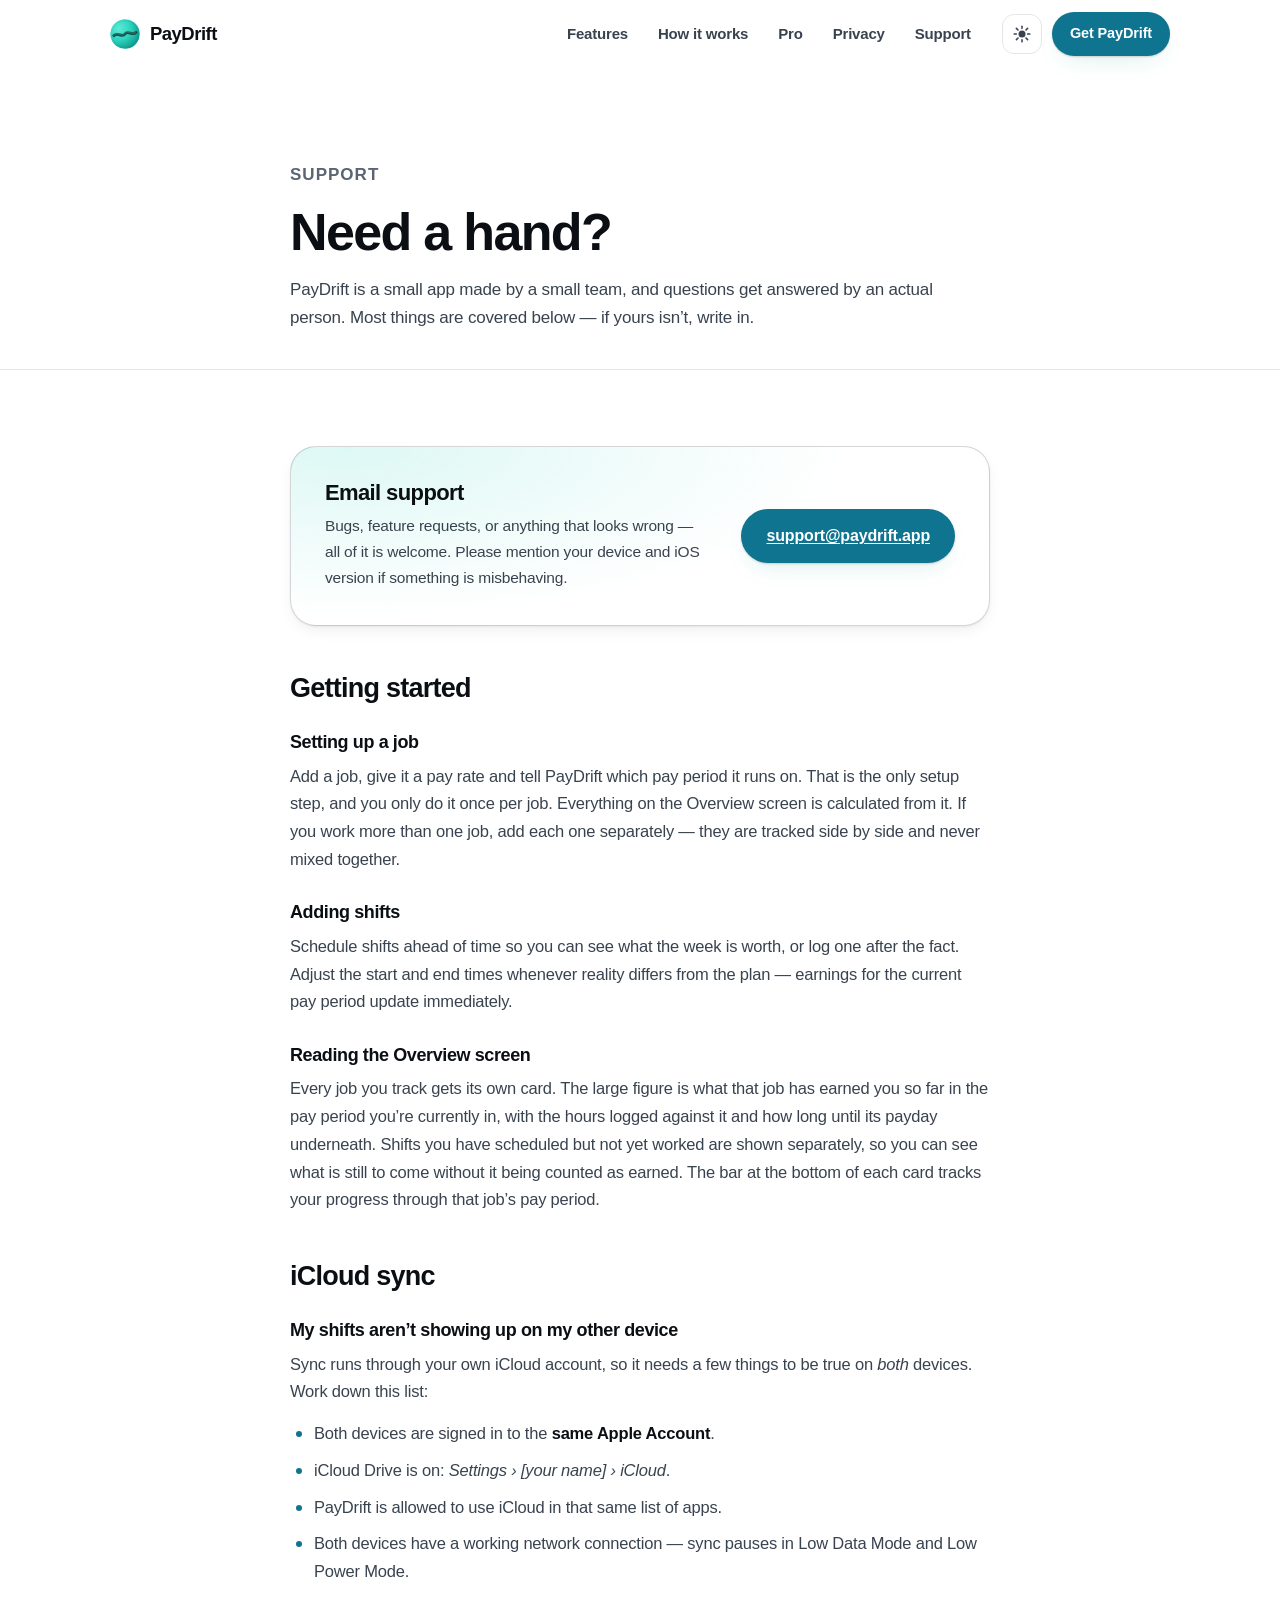
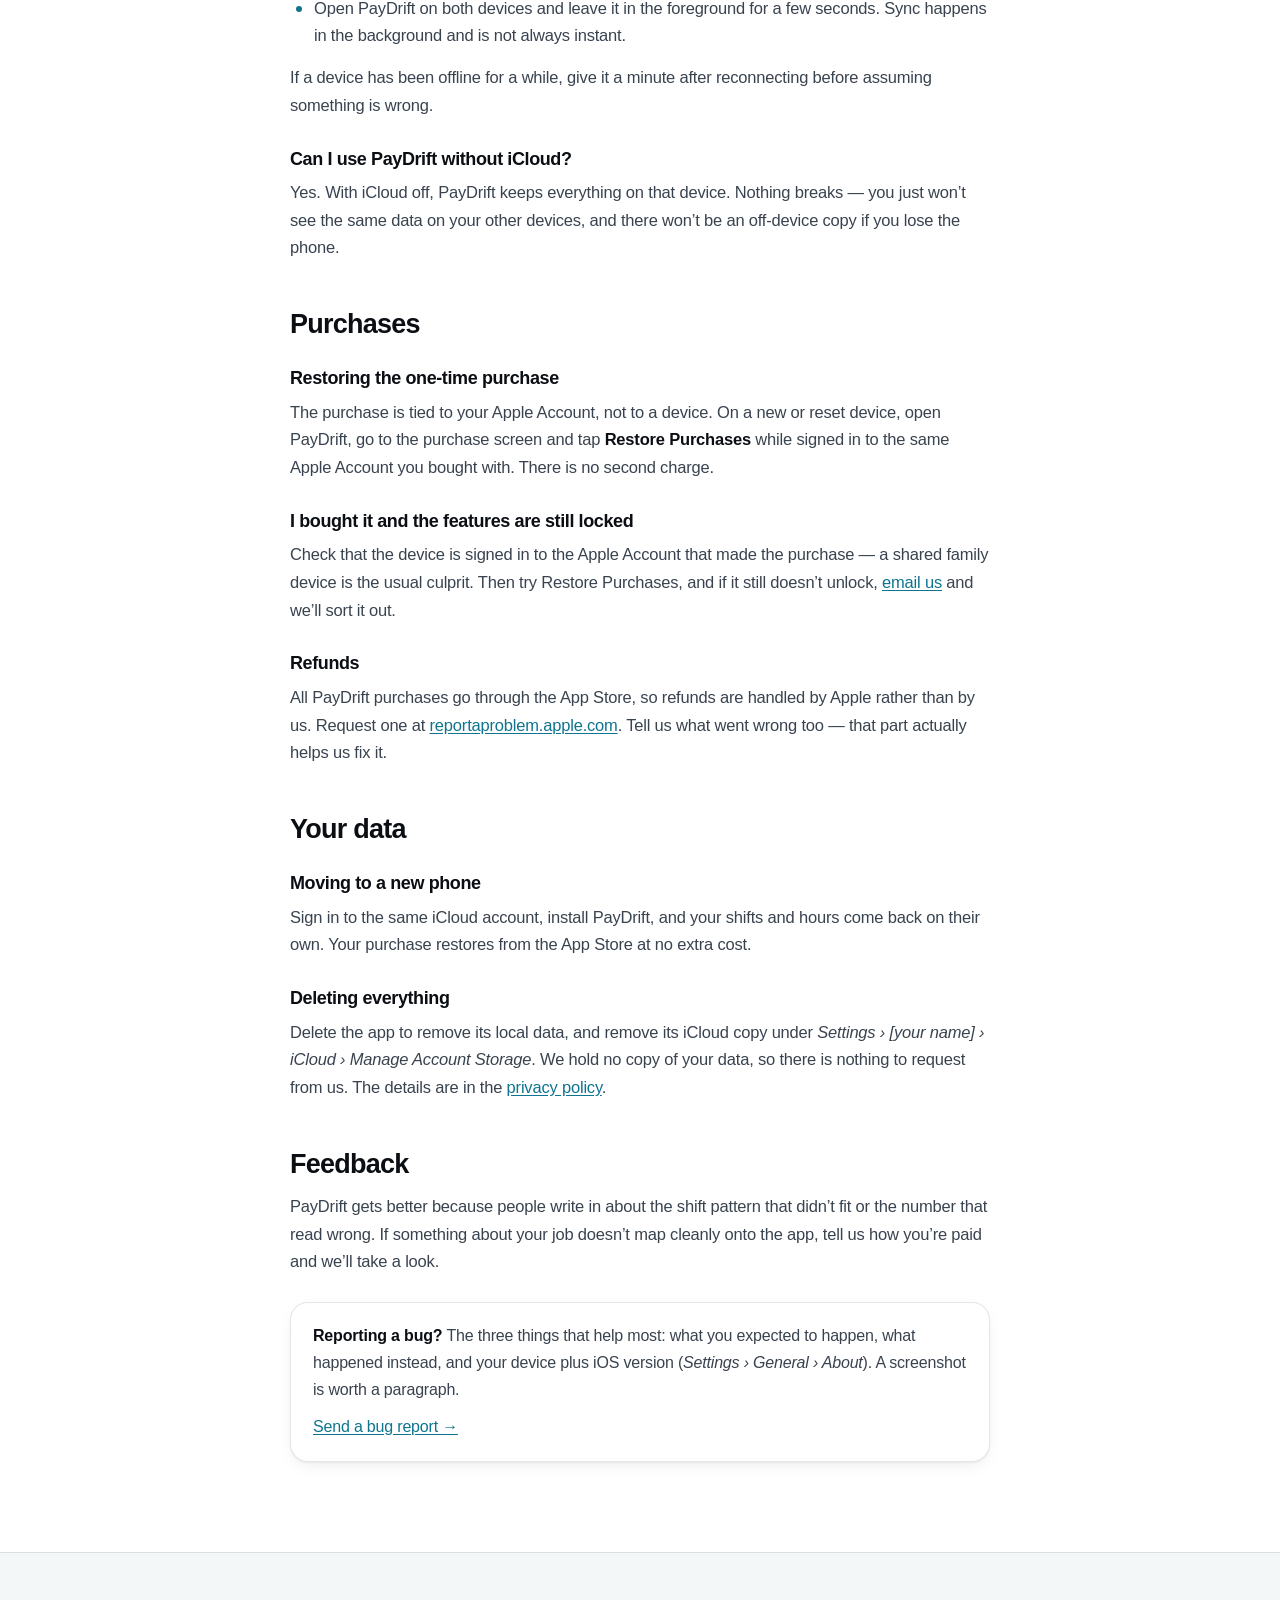
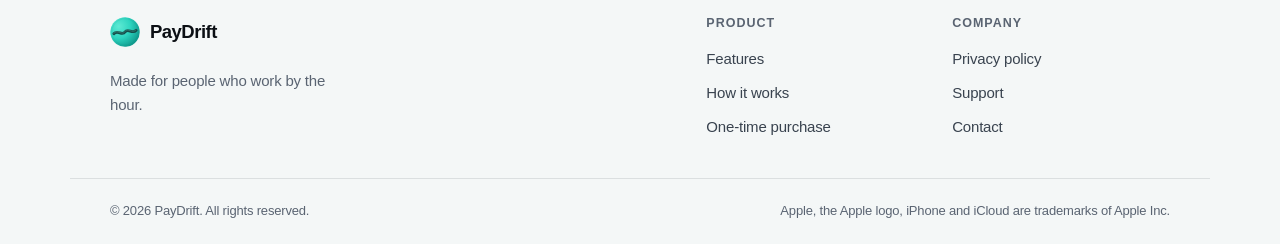
<file: support.html>
<!DOCTYPE html>
<html lang="en">
<head>
<meta charset="utf-8">
<meta name="viewport" content="width=device-width, initial-scale=1">
<title>Support — PayDrift</title>
<meta name="description" content="Help with PayDrift: iCloud sync, restoring your one-time purchase, moving to a new device, and how to reach a human.">
<link rel="canonical" href="https://denysz07.github.io/PayDrift/support.html">

<meta property="og:type" content="article">
<meta property="og:site_name" content="PayDrift">
<meta property="og:title" content="Support — PayDrift">
<meta property="og:description" content="Help with iCloud sync, restoring your purchase, moving to a new device, and how to reach a human.">
<meta property="og:url" content="https://denysz07.github.io/PayDrift/support.html">
<meta property="og:image" content="https://denysz07.github.io/PayDrift/assets/img/og.png">

<meta name="theme-color" content="#ffffff" media="(prefers-color-scheme: light)">
<meta name="theme-color" content="#08090c" media="(prefers-color-scheme: dark)">
<meta name="color-scheme" content="light dark">

<link rel="icon" href="assets/img/favicon.svg" type="image/svg+xml">
<link rel="apple-touch-icon" href="assets/img/app-icon.svg">
<link rel="stylesheet" href="assets/css/style.css">
<script>document.documentElement.classList.add('js');</script>
</head>
<body>
<a class="skip-link" href="#main">Skip to content</a>

<header class="site-header" id="siteHeader">
  <div class="container site-header__inner">
    <a class="brand" href="index.html" aria-label="PayDrift home">
      <img class="brand__mark" src="assets/img/logo.svg" alt="" width="30" height="30">
      <span class="brand__name">PayDrift</span>
    </a>

    <nav class="site-nav" id="siteNav" aria-label="Primary">
      <a href="index.html#features">Features</a>
      <a href="index.html#how">How it works</a>
      <a href="index.html#pro">Pro</a>
      <a href="privacy.html">Privacy</a>
      <a href="support.html" aria-current="page">Support</a>
    </nav>

    <div class="site-header__actions">
      <button class="icon-btn" id="themeToggle" type="button" aria-label="Switch color theme" title="Switch color theme">
        <svg class="icon-btn__sun" viewBox="0 0 24 24" aria-hidden="true" focusable="false">
          <circle cx="12" cy="12" r="4.2" fill="currentColor"/>
          <g stroke="currentColor" stroke-width="1.9" stroke-linecap="round">
            <path d="M12 2.6v2.6M12 18.8v2.6M2.6 12h2.6M18.8 12h2.6M5.3 5.3l1.9 1.9M16.8 16.8l1.9 1.9M18.7 5.3l-1.9 1.9M7.2 16.8l-1.9 1.9"/>
          </g>
        </svg>
        <svg class="icon-btn__moon" viewBox="0 0 24 24" aria-hidden="true" focusable="false">
          <path d="M20.4 14.6A8.6 8.6 0 0 1 9.4 3.6a8.8 8.8 0 1 0 11 11Z" fill="currentColor"/>
        </svg>
      </button>
      <a class="btn btn--primary btn--sm site-header__cta" href="index.html#get">Get PayDrift</a>
      <button class="icon-btn nav-toggle" id="navToggle" type="button" aria-label="Open menu" aria-expanded="false" aria-controls="siteNav">
        <svg viewBox="0 0 24 24" aria-hidden="true" focusable="false">
          <path d="M4 7h16M4 12h16M4 17h16" stroke="currentColor" stroke-width="2" stroke-linecap="round" fill="none"/>
        </svg>
      </button>
    </div>
  </div>
</header>

<main id="main">
  <section class="page-hero">
    <div class="container container--narrow">
      <p class="eyebrow">Support</p>
      <h1>Need a hand?</h1>
      <p>PayDrift is a small app made by a small team, and questions get answered by an actual person. Most things
      are covered below &mdash; if yours isn&rsquo;t, write in.</p>
    </div>
  </section>

  <div class="prose">
    <div class="container container--narrow">

      <div class="contact-card">
        <div>
          <h2>Email support</h2>
          <p>Bugs, feature requests, or anything that looks wrong &mdash; all of it is welcome. Please mention your
          device and iOS version if something is misbehaving.</p>
        </div>
        <a class="btn btn--primary" href="mailto:support@paydrift.app?subject=PayDrift%20support">support@paydrift.app</a>
      </div>

      <h2>Getting started</h2>

      <h3>Setting up a job</h3>
      <p>Add a job, give it a pay rate and tell PayDrift which pay period it runs on. That is the only setup step,
      and you only do it once per job. Everything on the Overview screen is calculated from it. If you work more than
      one job, add each one separately &mdash; they are tracked side by side and never mixed together.</p>

      <h3>Adding shifts</h3>
      <p>Schedule shifts ahead of time so you can see what the week is worth, or log one after the fact. Adjust the
      start and end times whenever reality differs from the plan &mdash; earnings for the current pay period update
      immediately.</p>

      <h3>Reading the Overview screen</h3>
      <p>Every job you track gets its own card. The large figure is what that job has earned you so far in the pay
      period you&rsquo;re currently in, with the hours logged against it and how long until its payday underneath.
      Shifts you have scheduled but not yet worked are shown separately, so you can see what is still to come without
      it being counted as earned. The bar at the bottom of each card tracks your progress through that job&rsquo;s
      pay period.</p>

      <h2>iCloud sync</h2>

      <h3>My shifts aren&rsquo;t showing up on my other device</h3>
      <p>Sync runs through your own iCloud account, so it needs a few things to be true on <em>both</em> devices.
      Work down this list:</p>
      <ul>
        <li>Both devices are signed in to the <strong>same Apple Account</strong>.</li>
        <li>iCloud Drive is on: <em>Settings &rsaquo; [your name] &rsaquo; iCloud</em>.</li>
        <li>PayDrift is allowed to use iCloud in that same list of apps.</li>
        <li>Both devices have a working network connection &mdash; sync pauses in Low Data Mode and Low Power Mode.</li>
        <li>Open PayDrift on both devices and leave it in the foreground for a few seconds. Sync happens in the
        background and is not always instant.</li>
      </ul>
      <p>If a device has been offline for a while, give it a minute after reconnecting before assuming something
      is wrong.</p>

      <h3>Can I use PayDrift without iCloud?</h3>
      <p>Yes. With iCloud off, PayDrift keeps everything on that device. Nothing breaks &mdash; you just won&rsquo;t
      see the same data on your other devices, and there won&rsquo;t be an off-device copy if you lose the phone.</p>

      <h2>Purchases</h2>

      <h3>Restoring the one-time purchase</h3>
      <p>The purchase is tied to your Apple Account, not to a device. On a new or reset device, open PayDrift, go to
      the purchase screen and tap <strong>Restore Purchases</strong> while signed in to the same Apple Account you
      bought with. There is no second charge.</p>

      <h3>I bought it and the features are still locked</h3>
      <p>Check that the device is signed in to the Apple Account that made the purchase &mdash; a shared family
      device is the usual culprit. Then try Restore Purchases, and if it still doesn&rsquo;t unlock,
      <a href="mailto:support@paydrift.app?subject=PayDrift%20purchase%20not%20unlocking">email us</a> and we&rsquo;ll
      sort it out.</p>

      <h3>Refunds</h3>
      <p>All PayDrift purchases go through the App Store, so refunds are handled by Apple rather than by us. Request
      one at <a href="https://reportaproblem.apple.com" rel="noopener">reportaproblem.apple.com</a>. Tell us what went
      wrong too &mdash; that part actually helps us fix it.</p>

      <h2>Your data</h2>

      <h3>Moving to a new phone</h3>
      <p>Sign in to the same iCloud account, install PayDrift, and your shifts and hours come back on their own.
      Your purchase restores from the App Store at no extra cost.</p>

      <h3>Deleting everything</h3>
      <p>Delete the app to remove its local data, and remove its iCloud copy under
      <em>Settings &rsaquo; [your name] &rsaquo; iCloud &rsaquo; Manage Account Storage</em>. We hold no copy of your
      data, so there is nothing to request from us. The details are in the
      <a href="privacy.html">privacy policy</a>.</p>

      <h2>Feedback</h2>
      <p>PayDrift gets better because people write in about the shift pattern that didn&rsquo;t fit or the number
      that read wrong. If something about your job doesn&rsquo;t map cleanly onto the app, tell us how you&rsquo;re
      paid and we&rsquo;ll take a look.</p>

      <div class="callout">
        <p><strong>Reporting a bug?</strong> The three things that help most: what you expected to happen, what
        happened instead, and your device plus iOS version (<em>Settings &rsaquo; General &rsaquo; About</em>).
        A screenshot is worth a paragraph.</p>
        <p><a href="mailto:support@paydrift.app?subject=PayDrift%20bug%20report">Send a bug report &rarr;</a></p>
      </div>

    </div>
  </div>
</main>

<footer class="site-footer">
  <div class="container site-footer__inner">
    <div class="site-footer__brand">
      <a class="brand" href="index.html" aria-label="PayDrift home">
        <img class="brand__mark" src="assets/img/logo.svg" alt="" width="30" height="30">
        <span class="brand__name">PayDrift</span>
      </a>
      <p>Made for people who work by the hour.</p>
    </div>
    <nav class="site-footer__nav" aria-label="Footer">
      <div>
        <h3>Product</h3>
        <a href="index.html#features">Features</a>
        <a href="index.html#how">How it works</a>
        <a href="index.html#pro">One-time purchase</a>
      </div>
      <div>
        <h3>Company</h3>
        <a href="privacy.html">Privacy policy</a>
        <a href="support.html">Support</a>
        <a href="mailto:support@paydrift.app">Contact</a>
      </div>
    </nav>
  </div>
  <div class="container site-footer__legal">
    <p>&copy; <span id="year">2026</span> PayDrift. All rights reserved.</p>
    <p>Apple, the Apple logo, iPhone and iCloud are trademarks of Apple Inc.</p>
  </div>
</footer>

<script src="assets/js/main.js"></script>
</body>
</html>
</file>
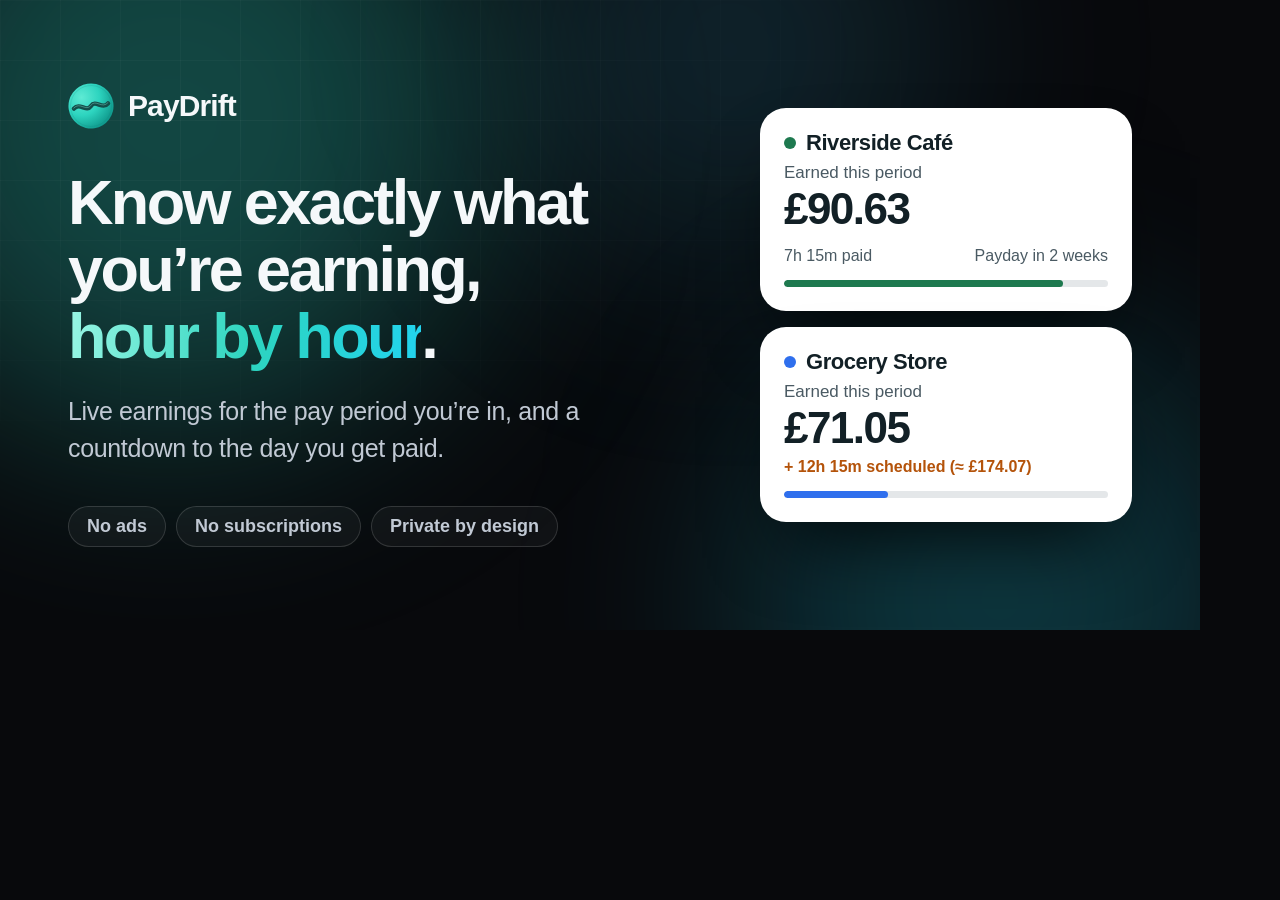
<file: assets/img/og.source.html>
<!DOCTYPE html>
<!-- Source for og.png. Regenerate with the Chrome command in the repo README. -->
<html lang="en">
<head>
<meta charset="utf-8">
<title>PayDrift — social card source</title>
<style>
  * { box-sizing: border-box; margin: 0; padding: 0; }
  html, body { width: 1200px; height: 630px; overflow: hidden; }
  body {
    position: relative;
    background: #08090c;
    color: #f5f8fa;
    font-family: -apple-system, BlinkMacSystemFont, "SF Pro Display", "Segoe UI", Roboto, sans-serif;
    -webkit-font-smoothing: antialiased;
  }

  .glow { position: absolute; border-radius: 50%; filter: blur(110px); }
  .glow--a { width: 620px; height: 620px; left: -140px; top: -190px; background: rgba(45,212,191,.30); }
  .glow--b { width: 520px; height: 520px; right: -60px;  bottom: -230px; background: rgba(34,211,238,.22); }
  .glow--c { width: 420px; height: 420px; right: 260px;  top: -160px; background: rgba(56,182,214,.16); }

  .grid {
    position: absolute; inset: 0;
    background-image: linear-gradient(rgba(255,255,255,.035) 1px, transparent 1px),
                      linear-gradient(90deg, rgba(255,255,255,.035) 1px, transparent 1px);
    background-size: 60px 60px;
    -webkit-mask-image: radial-gradient(90% 80% at 20% 20%, #000, transparent 75%);
            mask-image: radial-gradient(90% 80% at 20% 20%, #000, transparent 75%);
  }

  .wrap {
    position: relative; height: 100%;
    display: grid; grid-template-columns: 1fr 372px; gap: 56px; align-items: center;
    padding: 64px 68px;
  }

  .brand { display: flex; align-items: center; gap: 14px; }
  .brand img { width: 46px; height: 46px; }
  .brand span { font-size: 30px; font-weight: 700; letter-spacing: -.03em; }

  h1 {
    margin-top: 40px;
    font-size: 63px; line-height: 1.06; font-weight: 700; letter-spacing: -.042em;
    max-width: 14.2em;
  }
  h1 em {
    font-style: normal;
    background: linear-gradient(96deg, #99f6e4, #2dd4bf 52%, #22d3ee);
    -webkit-background-clip: text; background-clip: text; color: transparent;
  }
  .sub { margin-top: 24px; font-size: 25px; line-height: 1.45; color: #c1c9d4; max-width: 20.5em; letter-spacing: -.014em; }

  .tags { display: flex; gap: 10px; margin-top: 40px; }
  .tag {
    padding: 9px 18px; border-radius: 999px;
    border: 1px solid rgba(255,255,255,.14); background: rgba(255,255,255,.04);
    font-size: 18px; font-weight: 600; color: #c1c9d4;
  }

  .stack { display: flex; flex-direction: column; gap: 16px; }
  .jc {
    padding: 22px 24px 24px; border-radius: 26px;
    background: #ffffff; color: #122026;
    box-shadow: 0 40px 80px -30px rgba(0,0,0,.85);
  }
  .jc__name { display: flex; align-items: center; gap: 10px; font-size: 22px; font-weight: 700; letter-spacing: -.02em; }
  .jc__name i { width: 12px; height: 12px; border-radius: 50%; }
  .jc__label { margin-top: 7px; font-size: 17px; color: #4a5a63; }
  .jc__amount { margin-top: 2px; font-size: 44px; font-weight: 800; letter-spacing: -.035em; line-height: 1.1; }
  .jc__sched { margin-top: 6px; font-size: 16px; font-weight: 600; color: #b4530a; }
  .jc__meta { display: flex; justify-content: space-between; gap: 12px; margin-top: 14px; font-size: 16px; color: #4a5a63; }
  .jc__bar { display: block; height: 7px; margin-top: 15px; border-radius: 999px; background: #e4e7e9; overflow: hidden; }
  .jc__bar i { display: block; height: 100%; border-radius: 999px; }
</style>
</head>
<body>
  <div class="glow glow--a"></div>
  <div class="glow glow--b"></div>
  <div class="glow glow--c"></div>
  <div class="grid"></div>

  <div class="wrap">
    <div>
      <div class="brand">
<img src="logo.svg" width="46" height="46" alt="">
        <span>PayDrift</span>
      </div>

      <h1>Know exactly what<br>you&rsquo;re earning,<br><em>hour by hour</em>.</h1>
      <p class="sub">Live earnings for the pay period you&rsquo;re in, and a countdown to the day you get paid.</p>

      <div class="tags">
        <span class="tag">No ads</span>
        <span class="tag">No subscriptions</span>
        <span class="tag">Private by design</span>
      </div>
    </div>

    <div class="stack">
      <div class="jc">
        <p class="jc__name"><i style="background:#1e794f"></i>Riverside Café</p>
        <p class="jc__label">Earned this period</p>
        <p class="jc__amount">£90.63</p>
        <p class="jc__meta"><span>7h 15m paid</span><span>Payday in 2 weeks</span></p>
        <span class="jc__bar"><i style="width:86%;background:#1e794f"></i></span>
      </div>
      <div class="jc">
        <p class="jc__name"><i style="background:#2f6fed"></i>Grocery Store</p>
        <p class="jc__label">Earned this period</p>
        <p class="jc__amount">£71.05</p>
        <p class="jc__sched">+ 12h 15m scheduled (&asymp; £174.07)</p>
        <span class="jc__bar"><i style="width:32%;background:#2f6fed"></i></span>
      </div>
    </div>
  </div>
</body>
</html>
</file>
<file: assets/css/style.css>
/* ==========================================================================
   PayDrift — marketing site
   1. Tokens        5. Header / nav      9. Pro + chart
   2. Reset/base    6. Hero + device    10. Privacy / FAQ / CTA
   3. Layout        7. Trust strip      11. Footer
   4. Buttons       8. Features/steps   12. Article pages + motion + responsive
   ========================================================================== */

/* ---------------------------------------------------------------- 1. TOKENS */

:root {
  color-scheme: light;

  --bg:            #ffffff;
  --bg-soft:       #f4f7f7;
  --surface:       #ffffff;
  --surface-2:     #f2f5f6;
  --border:        rgba(9, 16, 22, .10);
  --border-strong: rgba(9, 16, 22, .17);

  --ink:   #0b0f14;
  --ink-2: #39434f;
  --ink-3: #5a6472;

  --accent:      #0e7490;   /* the app's own accent — 5.4:1 on white      */
  --accent-2:    #0d9488;   /* the coin's teal, for gradients             */
  --accent-soft: #e2f4f8;
  --on-accent:   #ffffff;
  --glow:        rgba(13, 148, 136, .22);

  --shadow-sm: 0 1px 2px rgba(9, 16, 22, .05), 0 6px 18px -6px rgba(9, 16, 22, .10);
  --shadow-md: 0 2px 6px rgba(9, 16, 22, .05), 0 18px 40px -18px rgba(9, 16, 22, .18);
  --shadow-lg: 0 8px 20px rgba(9, 16, 22, .06), 0 44px 90px -40px rgba(9, 16, 22, .38);

  /* The app screen is a screenshot of the real app: it keeps its own palette,
     sampled from the shipping build, in both site themes. */
  --scr-bg:      #f4f8fa;
  --scr-card:    #ffffff;
  --scr-ink:     #122026;
  --scr-ink-2:   #4a5a63;
  --scr-ink-3:   #8f979a;
  --scr-line:    rgba(18, 32, 38, .09);
  --scr-track:   #e4e7e9;
  --scr-accent:  #0e7490;
  --job-green:   #1e794f;
  --job-blue:    #2f6fed;
  --job-orange:  #b4530a;
  --chart-mark:  #0e7490;   /* validated data mark on #ffffff */
  --chart-dim:   #38b6d6;   /* validated de-emphasis step, same hue */

  --radius-sm: 12px;
  --radius:    18px;
  --radius-lg: 26px;

  --container: 1140px;
  --pad: clamp(20px, 5vw, 40px);
  --section-y: clamp(72px, 9vw, 132px);

  --font: -apple-system, BlinkMacSystemFont, "SF Pro Text", "Segoe UI", Roboto,
          Helvetica, Arial, "Helvetica Neue", sans-serif;
}

@media (prefers-color-scheme: dark) {
  :root:not([data-theme="light"]) {
    color-scheme: dark;

    --bg:            #08090c;
    --bg-soft:       #0c0e13;
    --surface:       #12151a;
    --surface-2:     #171b22;
    --border:        rgba(255, 255, 255, .10);
    --border-strong: rgba(255, 255, 255, .18);

    --ink:   #f5f8fa;
    --ink-2: #c1c9d4;
    --ink-3: #8d97a6;

    --accent:      #2dd4bf;   /* 10.7:1 on the dark plane */
    --accent-2:    #5eead4;
    --accent-soft: rgba(45, 212, 191, .13);
    --on-accent:   #042f2e;
    --glow:        rgba(45, 212, 191, .26);

    --shadow-sm: 0 1px 2px rgba(0, 0, 0, .5);
    --shadow-md: 0 2px 8px rgba(0, 0, 0, .45), 0 20px 44px -20px rgba(0, 0, 0, .8);
    --shadow-lg: 0 10px 24px rgba(0, 0, 0, .5), 0 48px 96px -44px rgba(0, 0, 0, .95);
  }
}

:root[data-theme="dark"] {
  color-scheme: dark;

  --bg:            #08090c;
  --bg-soft:       #0c0e13;
  --surface:       #12151a;
  --surface-2:     #171b22;
  --border:        rgba(255, 255, 255, .10);
  --border-strong: rgba(255, 255, 255, .18);

  --ink:   #f5f8fa;
  --ink-2: #c1c9d4;
  --ink-3: #8d97a6;

  --accent:      #2dd4bf;
  --accent-2:    #5eead4;
  --accent-soft: rgba(45, 212, 191, .13);
  --on-accent:   #042f2e;
  --glow:        rgba(45, 212, 191, .26);

  --shadow-sm: 0 1px 2px rgba(0, 0, 0, .5);
  --shadow-md: 0 2px 8px rgba(0, 0, 0, .45), 0 20px 44px -20px rgba(0, 0, 0, .8);
  --shadow-lg: 0 10px 24px rgba(0, 0, 0, .5), 0 48px 96px -44px rgba(0, 0, 0, .95);
}

/* ------------------------------------------------------------ 2. RESET/BASE */

*, *::before, *::after { box-sizing: border-box; }

html { -webkit-text-size-adjust: 100%; scroll-behavior: smooth; }
@media (prefers-reduced-motion: reduce) { html { scroll-behavior: auto; } }

body {
  margin: 0;
  background: var(--bg);
  color: var(--ink);
  font-family: var(--font);
  font-size: 17px;
  line-height: 1.6;
  letter-spacing: -0.011em;
  -webkit-font-smoothing: antialiased;
  -moz-osx-font-smoothing: grayscale;
  overflow-x: hidden;
}

h1, h2, h3, h4 { margin: 0; line-height: 1.08; letter-spacing: -0.032em; font-weight: 700; }
p  { margin: 0; }
ul, ol { margin: 0; padding: 0; list-style: none; }
img, svg { max-width: 100%; }
svg { display: block; }
a { color: var(--accent); text-decoration: none; }
a:hover { text-decoration: underline; }
button { font: inherit; color: inherit; }

:where(a, button, summary, details):focus-visible {
  outline: 2.5px solid var(--accent);
  outline-offset: 3px;
  border-radius: 6px;
}

.skip-link {
  position: absolute; left: 12px; top: -60px; z-index: 200;
  padding: 10px 16px; border-radius: 10px;
  background: var(--accent); color: var(--on-accent); font-weight: 600;
  transition: top .18s ease;
}
.skip-link:focus { top: 12px; text-decoration: none; }

/* --------------------------------------------------------------- 3. LAYOUT */

.container {
  width: 100%;
  max-width: var(--container);
  margin-inline: auto;
  padding-inline: var(--pad);
}
.container--narrow { max-width: 780px; }

.section { padding-block: var(--section-y); }
.section--alt { background: var(--bg-soft); }

.section__head { max-width: 660px; margin-bottom: clamp(36px, 5vw, 60px); }
.section__title { font-size: clamp(30px, 4.2vw, 46px); }
.section__lead {
  margin-top: 18px; font-size: clamp(16.5px, 1.5vw, 19px);
  color: var(--ink-2); line-height: 1.62;
}

.eyebrow {
  display: inline-flex; align-items: center; gap: 8px;
  margin: 0 0 16px;
  font-size: 13px; font-weight: 650; letter-spacing: .06em; text-transform: uppercase;
  color: var(--accent);
}
.eyebrow .dot {
  width: 7px; height: 7px; border-radius: 50%; background: var(--accent);
  box-shadow: 0 0 0 4px var(--accent-soft);
  animation: pulse 2.4s ease-in-out infinite;
}
@keyframes pulse { 0%, 100% { opacity: 1; } 50% { opacity: .35; } }

.grad {
  background: linear-gradient(96deg, var(--accent-2), var(--accent) 55%, var(--accent-2));
  -webkit-background-clip: text; background-clip: text;
  color: transparent;
}
:root[data-theme="dark"] .grad,
:root:not([data-theme="light"]) .grad { }
@media (prefers-color-scheme: dark) {
  :root:not([data-theme="light"]) .grad {
    background: linear-gradient(96deg, #99f6e4, #2dd4bf 50%, #22d3ee);
    -webkit-background-clip: text; background-clip: text;
  }
}
:root[data-theme="dark"] .grad {
  background: linear-gradient(96deg, #99f6e4, #2dd4bf 50%, #22d3ee);
  -webkit-background-clip: text; background-clip: text;
}

/* -------------------------------------------------------------- 4. BUTTONS */

.btn {
  display: inline-flex; align-items: center; justify-content: center; gap: 10px;
  padding: 13px 24px;
  border: 1px solid transparent; border-radius: 999px;
  font-size: 16px; font-weight: 600; letter-spacing: -0.01em;
  cursor: pointer; white-space: nowrap;
  transition: transform .16s ease, box-shadow .22s ease, background-color .18s ease, border-color .18s ease;
}
.btn:hover { text-decoration: none; transform: translateY(-1.5px); }
.btn:active { transform: translateY(0); }

.btn--primary {
  background: var(--accent); color: var(--on-accent);
  box-shadow: 0 1px 2px rgba(0, 0, 0, .16), 0 10px 26px -12px var(--glow);
}
.btn--primary:hover { box-shadow: 0 2px 4px rgba(0, 0, 0, .18), 0 18px 40px -14px var(--glow); }

.btn--ghost {
  background: var(--surface); color: var(--ink);
  border-color: var(--border-strong); box-shadow: var(--shadow-sm);
}
.btn--ghost:hover { border-color: var(--ink-3); }

.btn--sm { padding: 9px 17px; font-size: 14.5px; }
.btn--lg { padding: 15px 27px; font-size: 17px; }

.appstore { padding-block: 11px; }
.appstore__glyph { width: 24px; height: 24px; flex: none; margin-top: -2px; }
.appstore__text { display: flex; flex-direction: column; align-items: flex-start; line-height: 1.16; }
.appstore__text small { font-size: 11px; font-weight: 500; opacity: .8; letter-spacing: .01em; }

.link-arrow {
  display: inline-flex; align-items: center; gap: 7px;
  font-weight: 600; color: var(--accent);
}
.link-arrow svg { width: 19px; height: 19px; transition: transform .2s ease; }
.link-arrow:hover svg { transform: translateX(3px); }

.icon-btn {
  display: inline-grid; place-items: center;
  width: 40px; height: 40px; padding: 0;
  background: transparent; color: var(--ink-2);
  border: 1px solid var(--border); border-radius: 12px;
  cursor: pointer;
  transition: background-color .18s ease, color .18s ease, border-color .18s ease;
}
.icon-btn:hover { background: var(--surface-2); color: var(--ink); border-color: var(--border-strong); }
.icon-btn svg { width: 20px; height: 20px; }
.icon-btn__moon { display: none; }
:root[data-theme="dark"] .icon-btn__sun { display: none; }
:root[data-theme="dark"] .icon-btn__moon { display: block; }
@media (prefers-color-scheme: dark) {
  :root:not([data-theme="light"]) .icon-btn__sun  { display: none; }
  :root:not([data-theme="light"]) .icon-btn__moon { display: block; }
}

/* --------------------------------------------------------- 5. HEADER / NAV */

.site-header {
  position: sticky; top: 0; z-index: 100;
  background: color-mix(in srgb, var(--bg) 78%, transparent);
  -webkit-backdrop-filter: saturate(180%) blur(18px);
  backdrop-filter: saturate(180%) blur(18px);
  border-bottom: 1px solid transparent;
  transition: border-color .25s ease, background-color .25s ease;
}
.site-header[data-scrolled="true"] { border-bottom-color: var(--border); }

.site-header__inner {
  display: flex; align-items: center; gap: 18px;
  height: 68px;
}

.brand {
  display: inline-flex; align-items: center; gap: 10px;
  color: var(--ink); font-weight: 700; font-size: 18.5px; letter-spacing: -0.028em;
}
.brand:hover { text-decoration: none; }
.brand__mark { width: 30px; height: 30px; flex: none; }

.site-nav { display: flex; align-items: center; gap: 4px; margin-left: auto; }
.site-nav a {
  padding: 8px 13px; border-radius: 10px;
  color: var(--ink-2); font-size: 15px; font-weight: 550;
  transition: color .16s ease, background-color .16s ease;
}
.site-nav a:hover { color: var(--ink); background: var(--surface-2); text-decoration: none; }

.site-header__actions { display: flex; align-items: center; gap: 10px; }
.nav-toggle { display: none; }

@media (max-width: 940px) {
  .site-nav {
    position: absolute; left: var(--pad); right: var(--pad); top: calc(100% + 8px);
    flex-direction: column; align-items: stretch; gap: 2px;
    padding: 10px; margin-left: 0;
    background: var(--surface); border: 1px solid var(--border);
    border-radius: var(--radius); box-shadow: var(--shadow-lg);
    opacity: 0; visibility: hidden; transform: translateY(-8px);
    transition: opacity .2s ease, transform .2s ease, visibility .2s;
  }
  .site-header[data-open="true"] .site-nav { opacity: 1; visibility: visible; transform: none; }
  .site-nav a { padding: 12px 14px; font-size: 16px; }
  .site-header__actions { margin-left: auto; }
  .nav-toggle { display: inline-grid; }
  .site-header__cta { display: none; }
}

/* ------------------------------------------------------- 6. HERO + DEVICE */

.hero { position: relative; padding-block: clamp(48px, 7vw, 92px) clamp(60px, 8vw, 110px); overflow: hidden; }

.aurora { position: absolute; inset: -20% -10% auto; height: 720px; z-index: -1; pointer-events: none; filter: blur(90px); opacity: .55; }
.aurora span { position: absolute; border-radius: 50%; display: block; }
.aurora span:nth-child(1) { width: 520px; height: 520px; left: 4%;  top: 6%;  background: var(--glow); animation: drift 22s ease-in-out infinite; }
.aurora span:nth-child(2) { width: 460px; height: 460px; right: 6%; top: 0;   background: rgba(34, 211, 238, .22); animation: drift 27s ease-in-out infinite reverse; }
.aurora span:nth-child(3) { width: 380px; height: 380px; left: 42%; top: 32%; background: rgba(56, 182, 214, .16); animation: drift 33s ease-in-out infinite; }
@media (prefers-color-scheme: dark) { :root:not([data-theme="light"]) .aurora { opacity: .5; } }
:root[data-theme="dark"] .aurora { opacity: .5; }
@keyframes drift {
  0%, 100% { transform: translate3d(0, 0, 0) scale(1); }
  50%      { transform: translate3d(4%, 6%, 0) scale(1.12); }
}

.hero__inner {
  display: grid; grid-template-columns: minmax(0, 1fr) minmax(0, .82fr);
  gap: clamp(36px, 5vw, 72px); align-items: center;
}
.hero__title { font-size: clamp(38px, 6vw, 68px); letter-spacing: -0.04em; }
.hero__lead {
  margin-top: 22px; max-width: 30em;
  font-size: clamp(17px, 1.7vw, 20px); line-height: 1.6; color: var(--ink-2);
}
.hero__cta { display: flex; flex-wrap: wrap; gap: 12px; margin-top: 32px; }
.hero__note { margin-top: 18px; font-size: 14px; color: var(--ink-3); }

.hero__art { position: relative; display: grid; place-items: center; }

/* --- the phone ---------------------------------------------------------- */

.device { --w: min(336px, 78vw); position: relative; }
.device__frame {
  width: var(--w); aspect-ratio: 393 / 852;
  padding: 11px; border-radius: 54px;
  background:
    linear-gradient(150deg, #4a5361, #1b1f26 26%, #10131a 52%, #262c36 76%, #5a6472);
  box-shadow: var(--shadow-lg), 0 0 0 1px rgba(255, 255, 255, .08) inset;
}
.device__screen {
  position: relative; height: 100%; overflow: hidden;
  border-radius: 44px; background: var(--scr-bg); color: var(--scr-ink);
  font-size: calc(var(--w) / 22);
  display: flex; flex-direction: column;
}
.device__screen::before {                 /* dynamic island */
  content: ""; position: absolute; top: .6em; left: 50%; transform: translateX(-50%);
  width: 6.2em; height: 1.75em; border-radius: 999px; background: #000; z-index: 3;
}
.device__screen::after {                  /* home indicator */
  content: ""; position: absolute; bottom: .45em; left: 50%; transform: translateX(-50%);
  width: 8.5em; height: .3em; border-radius: 999px; background: rgba(18, 32, 38, .3); z-index: 4;
}

.statusbar {
  display: flex; align-items: center; justify-content: space-between;
  padding: .8em 1.6em .15em; font-size: .82em; font-weight: 650;
}
.statusbar__icons { display: flex; align-items: center; gap: .42em; color: var(--scr-ink); }
.statusbar__icons svg { height: .82em; width: auto; fill: currentColor; }
.statusbar__icons svg:nth-child(1) { width: 1.15em; }
.statusbar__icons svg:nth-child(2) { width: 1.05em; }
.statusbar__icons svg:nth-child(3) { width: 1.7em; }

/* --- Overview: a card per job -------------------------------------------- */

.appbar {
  display: grid; grid-template-columns: 1.6em 1fr 1.6em; align-items: center;
  padding: .55em 1.15em .7em;
  border-bottom: 1px solid var(--scr-line);
}
.appbar__title { text-align: center; font-size: 1.12em; font-weight: 700; letter-spacing: -0.02em; }
.appbar svg { width: 1.6em; height: 1.6em; color: var(--scr-accent); }
.appbar__end { justify-self: end; }

.feed {
  position: relative; flex: 1; min-height: 0;
  display: flex; flex-direction: column; gap: .78em;
  padding: .95em 1.05em 0;
}

.job {
  padding: .95em 1.05em 1.05em;
  border-radius: 1.25em; background: var(--scr-card);
  box-shadow: 0 1px 2px rgba(18, 32, 38, .05), 0 6px 18px -8px rgba(18, 32, 38, .16);
}
.job__name {
  display: flex; align-items: center; gap: .5em;
  font-size: .95em; font-weight: 700; letter-spacing: -0.02em;
}
.job__dot { width: .55em; height: .55em; border-radius: 50%; background: var(--job); flex: none; }
.job__label { margin-top: .3em; font-size: .78em; color: var(--scr-ink-2); }
.job__amount {
  margin-top: .05em;
  font-size: 1.85em; font-weight: 800; letter-spacing: -0.035em; line-height: 1.1;
}
.job__amount .is-tick { animation: tick .6s ease-out; }
@keyframes tick { 0% { color: var(--scr-accent); } 100% { color: var(--scr-ink); } }
.job__sched { margin-top: .25em; font-size: .76em; font-weight: 600; color: var(--job-orange); }
.job__meta {
  display: flex; align-items: center; justify-content: space-between; gap: .5em;
  margin-top: .7em; font-size: .74em; color: var(--scr-ink-2);
}
.job__meta > span { display: inline-flex; align-items: center; gap: .45em; }
.job__meta svg { width: 1.25em; height: 1.25em; flex: none; color: var(--scr-ink-3); }
.job__bar {
  display: block; height: .34em; margin-top: .7em;
  border-radius: 999px; background: var(--scr-track); overflow: hidden;
}
.job__bar i {
  display: block; height: 100%; border-radius: 999px; background: var(--job);
}
.job--green  { --job: var(--job-green); }
.job--blue   { --job: var(--job-blue); }
.job--orange { --job: var(--job-orange); }

.applog { padding: .85em 1.05em .3em; }
.applog span {
  display: flex; align-items: center; justify-content: center; gap: .45em;
  padding: .78em; border-radius: 999px;
  background: var(--scr-accent); color: #fff;
  font-size: .95em; font-weight: 700; letter-spacing: -0.015em;
}
.applog svg { width: 1.15em; height: 1.15em; }

.tabbar {
  display: grid; grid-template-columns: repeat(3, 1fr);
  padding: .55em 0 1.3em;
  border-top: 1px solid var(--scr-line); background: var(--scr-card);
}
.tabbar span {
  display: flex; flex-direction: column; align-items: center; gap: .22em;
  font-size: .68em; font-weight: 600; color: var(--scr-ink-3);
}
.tabbar svg { width: 1.6em; height: 1.6em; }
.tabbar .is-on { color: var(--scr-accent); }
/* --- floating chips ------------------------------------------------------ */

.float {
  position: absolute; z-index: 4; width: max-content;
  display: flex; align-items: center; gap: 10px;
  padding: 11px 15px; border-radius: 15px;
  background: color-mix(in srgb, var(--surface) 88%, transparent);
  -webkit-backdrop-filter: blur(14px); backdrop-filter: blur(14px);
  border: 1px solid var(--border); box-shadow: var(--shadow-md);
  animation: bob 6s ease-in-out infinite;
}
/* Anchored to the device so they always clip its edge by a fixed amount,
   at heights where the screen behind them is padding rather than content. */
.float--a { right: calc(100% - 34px); bottom: -6%; }
.float--b { left: calc(100% - 58px); top: 38%; animation-delay: -3s; }
.float__icon {
  display: grid; place-items: center; width: 30px; height: 30px; flex: none;
  border-radius: 9px; background: var(--accent-soft); color: var(--accent);
}
.float__icon svg { width: 17px; height: 17px; }
.float__text { display: flex; flex-direction: column; font-size: 12.5px; color: var(--ink-3); line-height: 1.32; }
.float__text b { font-size: 13.5px; color: var(--ink); font-weight: 650; }
@keyframes bob {
  0%, 100% { transform: translateY(0); }
  50%      { transform: translateY(-9px); }
}
@media (max-width: 680px) { .float { display: none; } }

/* --------------------------------------------------------- 7. TRUST STRIP */

.strip { border-block: 1px solid var(--border); background: var(--bg-soft); }
.strip__inner {
  display: grid; grid-template-columns: repeat(4, 1fr); gap: 18px;
  padding-block: 30px;
}
.strip p { display: flex; flex-direction: column; gap: 3px; }
.strip b { font-size: 16.5px; font-weight: 650; letter-spacing: -0.02em; }
.strip span { font-size: 14px; color: var(--ink-3); }
@media (max-width: 760px) { .strip__inner { grid-template-columns: repeat(2, 1fr); } }

/* -------------------------------------------------- 8. FEATURES AND STEPS */

.cards { display: grid; grid-template-columns: repeat(3, 1fr); gap: clamp(14px, 1.6vw, 22px); }
.card {
  padding: clamp(22px, 2.4vw, 30px);
  background: var(--surface); border: 1px solid var(--border);
  border-radius: var(--radius-lg); box-shadow: var(--shadow-sm);
  transition: transform .25s ease, box-shadow .25s ease, border-color .25s ease;
}
.card:hover { transform: translateY(-4px); box-shadow: var(--shadow-md); border-color: var(--border-strong); }
.card__icon {
  display: grid; place-items: center; width: 46px; height: 46px; margin-bottom: 20px;
  border-radius: 14px; background: var(--accent-soft); color: var(--accent);
}
.card__icon svg { width: 24px; height: 24px; }
.card h3 { font-size: 19.5px; letter-spacing: -0.026em; }
.card p { margin-top: 10px; font-size: 15.5px; line-height: 1.58; color: var(--ink-2); }
.card--wide { grid-column: 1 / -1; display: flex; align-items: flex-start; gap: clamp(18px, 2.4vw, 28px); }
.card--wide .card__icon { margin-bottom: 0; }
.card--wide p { max-width: 62ch; }

@media (max-width: 940px) { .cards { grid-template-columns: repeat(2, 1fr); } }
@media (max-width: 620px) { .card--wide { flex-direction: column; } .card--wide .card__icon { margin-bottom: 4px; } }
@media (max-width: 620px) { .cards { grid-template-columns: 1fr; } }

.steps { display: grid; grid-template-columns: repeat(3, 1fr); gap: clamp(20px, 3vw, 44px); counter-reset: s; }
.step { position: relative; padding-top: 26px; border-top: 2px solid var(--border); }
.step__num {
  position: absolute; top: -17px; left: 0;
  display: grid; place-items: center; width: 32px; height: 32px;
  border-radius: 50%; background: var(--accent); color: var(--on-accent);
  font-size: 15px; font-weight: 700;
}
.step h3 { margin-top: 14px; font-size: 21px; letter-spacing: -0.028em; }
.step p { margin-top: 10px; font-size: 16px; color: var(--ink-2); line-height: 1.6; }
@media (max-width: 760px) { .steps { grid-template-columns: 1fr; gap: 34px; } }

/* ------------------------------------------------------- 9. PRO + INSIGHTS */

.pro {
  display: grid; grid-template-columns: minmax(0, 1fr) minmax(0, .95fr);
  gap: clamp(36px, 5vw, 72px); align-items: center;
}
.ticks { display: flex; flex-direction: column; gap: 20px; margin: 32px 0 34px; }
.ticks li { position: relative; padding-left: 38px; }
.ticks li::before {
  content: ""; position: absolute; left: 0; top: 1px;
  width: 24px; height: 24px; border-radius: 50%;
  background: var(--accent-soft) no-repeat center / 14px 14px;
  background-image: url("data:image/svg+xml;charset=utf-8,%3Csvg xmlns='http://www.w3.org/2000/svg' viewBox='0 0 24 24'%3E%3Cpath d='M5 12.5 10 17.5 19 7' fill='none' stroke='%230e7490' stroke-width='3' stroke-linecap='round' stroke-linejoin='round'/%3E%3C/svg%3E");
}
.ticks b { display: block; font-size: 17.5px; font-weight: 650; letter-spacing: -0.022em; }
.ticks span { display: block; margin-top: 4px; font-size: 15.5px; color: var(--ink-2); }
.pro__fineprint { margin-top: 16px; font-size: 14px; color: var(--ink-3); }

.panel {
  padding: clamp(20px, 2.4vw, 28px);
  border-radius: var(--radius-lg);
  background: var(--scr-bg); color: var(--scr-ink);
  border: 1px solid var(--scr-line);
  box-shadow: var(--shadow-lg);
}
.panel__head { display: flex; align-items: center; justify-content: space-between; }
.panel__title { font-size: 16px; font-weight: 650; }
.panel__meta  { font-size: 13px; color: var(--scr-ink-2); }
.panel__label { margin-top: 24px; font-size: 13.5px; font-weight: 600; color: var(--scr-ink-2); }
.panel__hero  { margin-top: 4px; font-size: clamp(38px, 4.4vw, 50px); font-weight: 700; letter-spacing: -0.04em; line-height: 1; }

/* Bar chart: one series, one hue, 4px rounded data-ends on a shared baseline. */
.chart { margin: 26px 0 0; }
.chart__plot {
  position: relative;
  display: flex; align-items: flex-end; justify-content: space-between; gap: 8px;
  height: 116px;
  border-bottom: 1px solid rgba(18, 32, 38, .16);
}
.chart__avg {
  position: absolute; left: 0; right: 0; height: 1px; z-index: 2;
  background: rgba(18, 32, 38, .24); pointer-events: none;
}
.chart__avg span {
  position: absolute; left: 0; bottom: 4px;
  font-size: 11px; font-weight: 600; color: var(--scr-ink-2);
  background: var(--scr-bg); padding-right: 6px;
}
.bar {
  position: relative; flex: 1;
  display: flex; align-items: flex-end; justify-content: center;
  height: 100%; cursor: default;
}
.bar__fill {
  width: 100%; max-width: 22px; height: var(--h);
  border-radius: 4px 4px 0 0; background: var(--chart-dim);
  transition: background-color .2s ease;
}
.bar--current .bar__fill { background: var(--chart-mark); }
.bar:hover .bar__fill { background: var(--chart-mark); }
.bar__tip {
  position: absolute; bottom: calc(var(--h) + 8px); left: 50%; transform: translateX(-50%);
  padding: 3px 7px; border-radius: 7px; white-space: nowrap;
  background: var(--scr-card); border: 1px solid var(--scr-line);
  font-size: 11.5px; font-weight: 650; color: var(--scr-ink);
  opacity: 0; transition: opacity .16s ease; pointer-events: none;
}
.bar:hover .bar__tip { opacity: 1; }
.bar--current .bar__tip { display: none; }
.bar__label {
  position: absolute; bottom: calc(var(--h) + 7px); left: 50%; transform: translateX(-50%);
  font-size: 11.5px; font-weight: 650; color: var(--scr-ink); white-space: nowrap;
}
.chart__axis {
  display: flex; justify-content: space-between; margin-top: 9px;
  font-size: 11.5px; color: var(--scr-ink-2);
}

.tiles { display: grid; grid-template-columns: 1fr 1fr; gap: 10px; margin-top: 22px; }
.tile {
  padding: 13px 15px; border-radius: 14px;
  background: var(--scr-card); border: 1px solid var(--scr-line);
}
.tile--wide { grid-column: 1 / -1; display: flex; align-items: center; justify-content: space-between; gap: 12px; }
.tile__label { display: block; font-size: 12.5px; color: var(--scr-ink-2); font-weight: 550; }
.tile__value { display: block; margin-top: 3px; font-size: 19px; font-weight: 700; letter-spacing: -0.03em; }
.tile--wide .tile__value { margin-top: 0; }

@media (max-width: 900px) { .pro { grid-template-columns: 1fr; } .pro__art { max-width: 480px; } }

/* ------------------------------------------------ 10. PRIVACY / FAQ / CTA */

.privacy {
  display: grid; grid-template-columns: minmax(0, 1fr) minmax(0, .9fr);
  gap: clamp(32px, 5vw, 64px); align-items: center;
}
.privacy__list { display: flex; flex-direction: column; gap: 12px; }
.privacy__list li {
  padding: 20px 22px; border-radius: var(--radius);
  background: var(--surface); border: 1px solid var(--border); box-shadow: var(--shadow-sm);
}
.privacy__list b { display: block; font-size: 16.5px; font-weight: 650; letter-spacing: -0.02em; }
.privacy__list span { display: block; margin-top: 5px; font-size: 15px; color: var(--ink-2); }
.privacy__copy .link-arrow { margin-top: 26px; }
@media (max-width: 860px) { .privacy { grid-template-columns: 1fr; } }

.faq { border-top: 1px solid var(--border); }
.faq__item { border-bottom: 1px solid var(--border); }
.faq__item summary {
  display: flex; align-items: center; justify-content: space-between; gap: 20px;
  padding: 22px 4px; cursor: pointer; list-style: none;
  font-size: 18px; font-weight: 650; letter-spacing: -0.024em;
}
.faq__item summary::-webkit-details-marker { display: none; }
.faq__item summary::after {
  content: ""; flex: none; width: 20px; height: 20px;
  background: no-repeat center / contain;
  background-image: url("data:image/svg+xml;charset=utf-8,%3Csvg xmlns='http://www.w3.org/2000/svg' viewBox='0 0 24 24'%3E%3Cpath d='M12 5v14M5 12h14' fill='none' stroke='%235a6472' stroke-width='2.2' stroke-linecap='round'/%3E%3C/svg%3E");
  transition: transform .25s ease;
}
.faq__item[open] summary::after { transform: rotate(135deg); }
.faq__body { padding: 0 4px 24px; max-width: 62ch; }
.faq__body p { font-size: 16px; color: var(--ink-2); line-height: 1.62; }
@media (prefers-color-scheme: dark) {
  :root:not([data-theme="light"]) .faq__item summary::after {
    background-image: url("data:image/svg+xml;charset=utf-8,%3Csvg xmlns='http://www.w3.org/2000/svg' viewBox='0 0 24 24'%3E%3Cpath d='M12 5v14M5 12h14' fill='none' stroke='%238d97a6' stroke-width='2.2' stroke-linecap='round'/%3E%3C/svg%3E");
  }
  :root:not([data-theme="light"]) .ticks li::before {
    background-image: url("data:image/svg+xml;charset=utf-8,%3Csvg xmlns='http://www.w3.org/2000/svg' viewBox='0 0 24 24'%3E%3Cpath d='M5 12.5 10 17.5 19 7' fill='none' stroke='%232dd4bf' stroke-width='3' stroke-linecap='round' stroke-linejoin='round'/%3E%3C/svg%3E");
  }
}
:root[data-theme="dark"] .faq__item summary::after {
  background-image: url("data:image/svg+xml;charset=utf-8,%3Csvg xmlns='http://www.w3.org/2000/svg' viewBox='0 0 24 24'%3E%3Cpath d='M12 5v14M5 12h14' fill='none' stroke='%238d97a6' stroke-width='2.2' stroke-linecap='round'/%3E%3C/svg%3E");
}
:root[data-theme="dark"] .ticks li::before {
  background-image: url("data:image/svg+xml;charset=utf-8,%3Csvg xmlns='http://www.w3.org/2000/svg' viewBox='0 0 24 24'%3E%3Cpath d='M5 12.5 10 17.5 19 7' fill='none' stroke='%232dd4bf' stroke-width='3' stroke-linecap='round' stroke-linejoin='round'/%3E%3C/svg%3E");
}

.cta { padding-block: 0 var(--section-y); }
.cta__box {
  position: relative; overflow: hidden;
  padding: clamp(42px, 6vw, 78px) clamp(24px, 5vw, 64px);
  border-radius: clamp(24px, 3vw, 38px);
  text-align: center;
  background:
    radial-gradient(120% 140% at 12% 0%, rgba(45, 212, 191, .22), transparent 55%),
    radial-gradient(110% 130% at 92% 108%, rgba(34, 211, 238, .18), transparent 58%),
    var(--surface);
  border: 1px solid var(--border-strong);
  box-shadow: var(--shadow-md);
}
.cta__box h2 { font-size: clamp(28px, 4vw, 44px); letter-spacing: -0.036em; }
.cta__box > p { margin: 18px auto 0; max-width: 54ch; font-size: clamp(16px, 1.5vw, 18.5px); color: var(--ink-2); }
.cta__actions { display: flex; justify-content: center; flex-wrap: wrap; gap: 12px; margin-top: 32px; }
.cta__fine { margin-top: 18px; font-size: 14px; color: var(--ink-3); }

/* ----------------------------------------------------------- 11. FOOTER */

.site-footer { border-top: 1px solid var(--border); background: var(--bg-soft); }
.site-footer__inner {
  display: grid; grid-template-columns: minmax(0, 1.2fr) minmax(0, 1fr);
  gap: 40px; padding-block: clamp(40px, 5vw, 64px) 34px;
}
.site-footer__brand p { margin-top: 14px; font-size: 15px; color: var(--ink-3); max-width: 30ch; }
.site-footer__nav { display: grid; grid-template-columns: repeat(2, 1fr); gap: 28px; }
.site-footer__nav h3 {
  margin-bottom: 12px; font-size: 12.5px; font-weight: 650;
  text-transform: uppercase; letter-spacing: .08em; color: var(--ink-3);
}
.site-footer__nav a { display: block; padding: 5px 0; font-size: 15px; color: var(--ink-2); }
.site-footer__nav a:hover { color: var(--accent); }
.site-footer__legal {
  display: flex; flex-wrap: wrap; justify-content: space-between; gap: 10px;
  padding-block: 22px; border-top: 1px solid var(--border);
  font-size: 13px; color: var(--ink-3);
}
@media (max-width: 760px) { .site-footer__inner { grid-template-columns: 1fr; gap: 32px; } }

/* -------------------------------------- 12. ARTICLE PAGES / MOTION / MISC */

.page-hero { padding-block: clamp(44px, 6vw, 76px) clamp(28px, 3vw, 40px); border-bottom: 1px solid var(--border); }
.page-hero h1 { font-size: clamp(32px, 5vw, 52px); }
.page-hero p { margin-top: 16px; font-size: 17px; color: var(--ink-2); }
.page-hero .eyebrow { color: var(--ink-3); }

.prose { padding-block: clamp(40px, 5vw, 64px); }
.prose h2 {
  margin-top: 48px; margin-bottom: 14px;
  font-size: clamp(21px, 2.4vw, 27px); letter-spacing: -0.028em;
}
.prose h2:first-child { margin-top: 0; }
.prose h3 { margin-top: 30px; margin-bottom: 10px; font-size: 18px; letter-spacing: -0.022em; }
.prose p, .prose li { font-size: 16.5px; line-height: 1.68; color: var(--ink-2); }
.prose p + p { margin-top: 14px; }
.prose ul { margin: 14px 0; display: flex; flex-direction: column; gap: 9px; }
.prose ul li { position: relative; padding-left: 24px; }
.prose ul li::before {
  content: ""; position: absolute; left: 6px; top: .68em;
  width: 6px; height: 6px; border-radius: 50%; background: var(--accent);
}
.prose strong { color: var(--ink); font-weight: 650; }
.prose a { text-decoration: underline; text-underline-offset: 2px; }

.callout {
  margin: 26px 0; padding: 20px 22px;
  border-radius: var(--radius); border: 1px solid var(--border);
  background: var(--surface); box-shadow: var(--shadow-sm);
}
.callout p { font-size: 16px; }
.callout p + p { margin-top: 10px; }

.contact-card {
  display: flex; flex-wrap: wrap; align-items: center; justify-content: space-between; gap: 20px;
  margin-top: 12px; padding: clamp(24px, 3vw, 34px);
  border-radius: var(--radius-lg); border: 1px solid var(--border-strong);
  background:
    radial-gradient(120% 160% at 8% 0%, rgba(45, 212, 191, .16), transparent 60%),
    var(--surface);
  box-shadow: var(--shadow-sm);
}
.contact-card h2 { margin: 0 0 8px; font-size: 22px; }
.contact-card p { font-size: 15.5px; color: var(--ink-2); max-width: 44ch; }

.updated { font-size: 14px; color: var(--ink-3); }

/* reveal-on-scroll — only armed when JS is running */
.js .reveal { opacity: 0; transform: translateY(20px); }
.js .reveal.is-in {
  opacity: 1; transform: none;
  transition: opacity .7s cubic-bezier(.2, .7, .2, 1), transform .7s cubic-bezier(.2, .7, .2, 1);
}

@media (prefers-reduced-motion: reduce) {
  .js .reveal { opacity: 1; transform: none; }
  .aurora span, .float, .eyebrow .dot, .pill__dot { animation: none; }
  .btn:hover, .card:hover { transform: none; }
  *, *::before, *::after { transition-duration: .01ms !important; }
}

@media (max-width: 900px) {
  .hero__inner { grid-template-columns: 1fr; text-align: left; }
  .hero__art { margin-top: 12px; }
}
</file>
